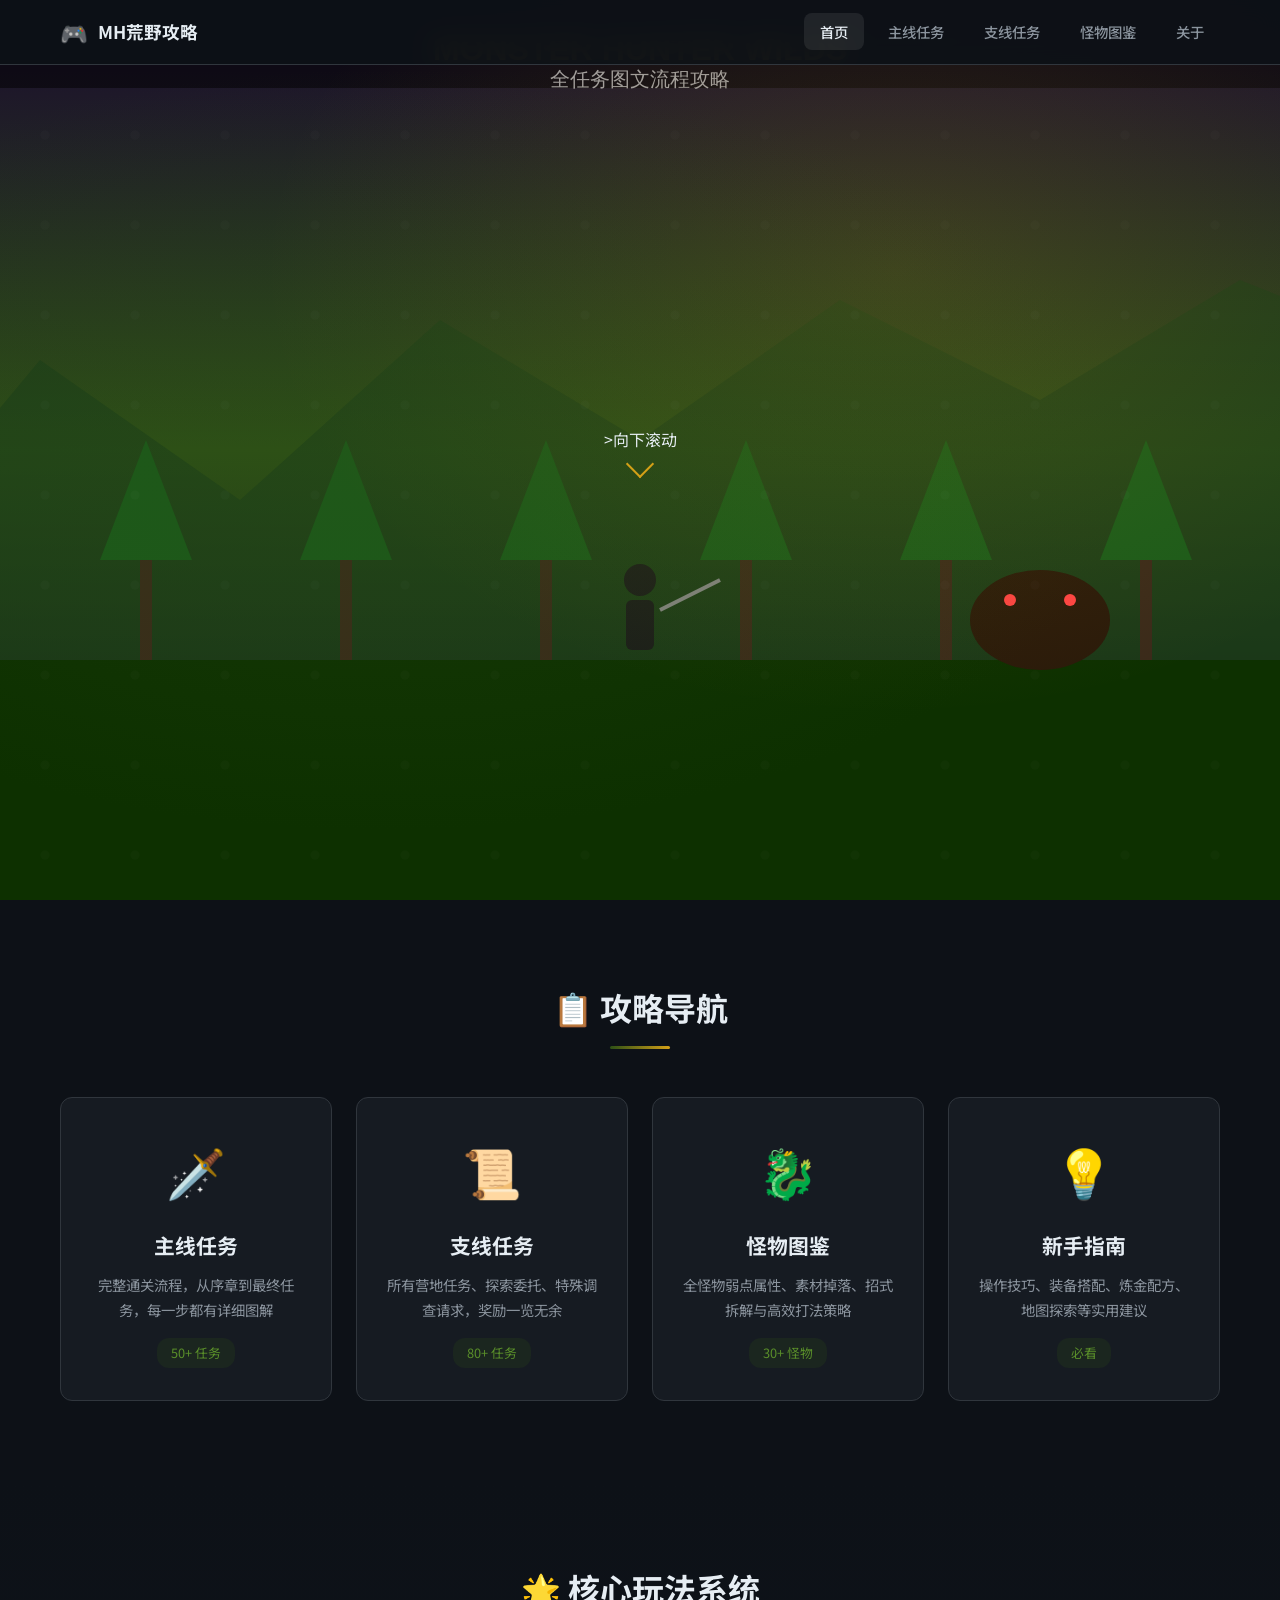
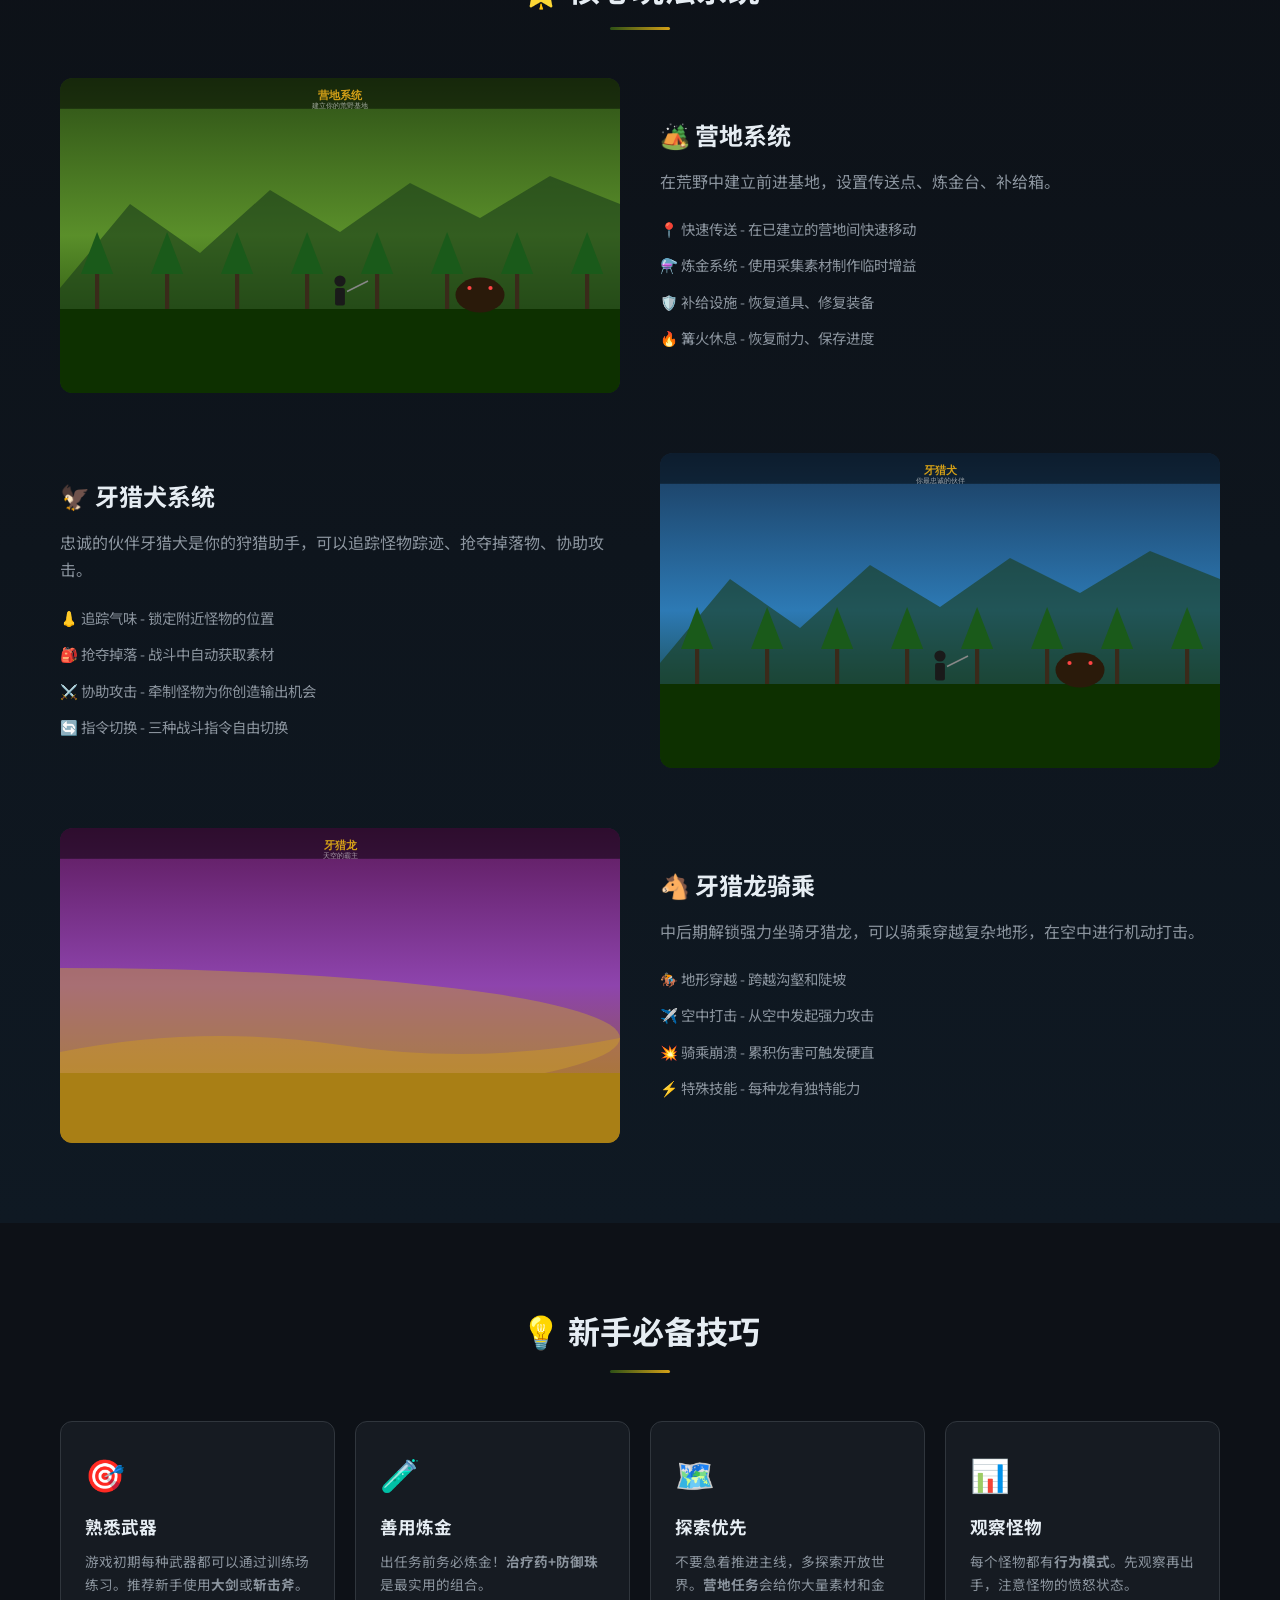
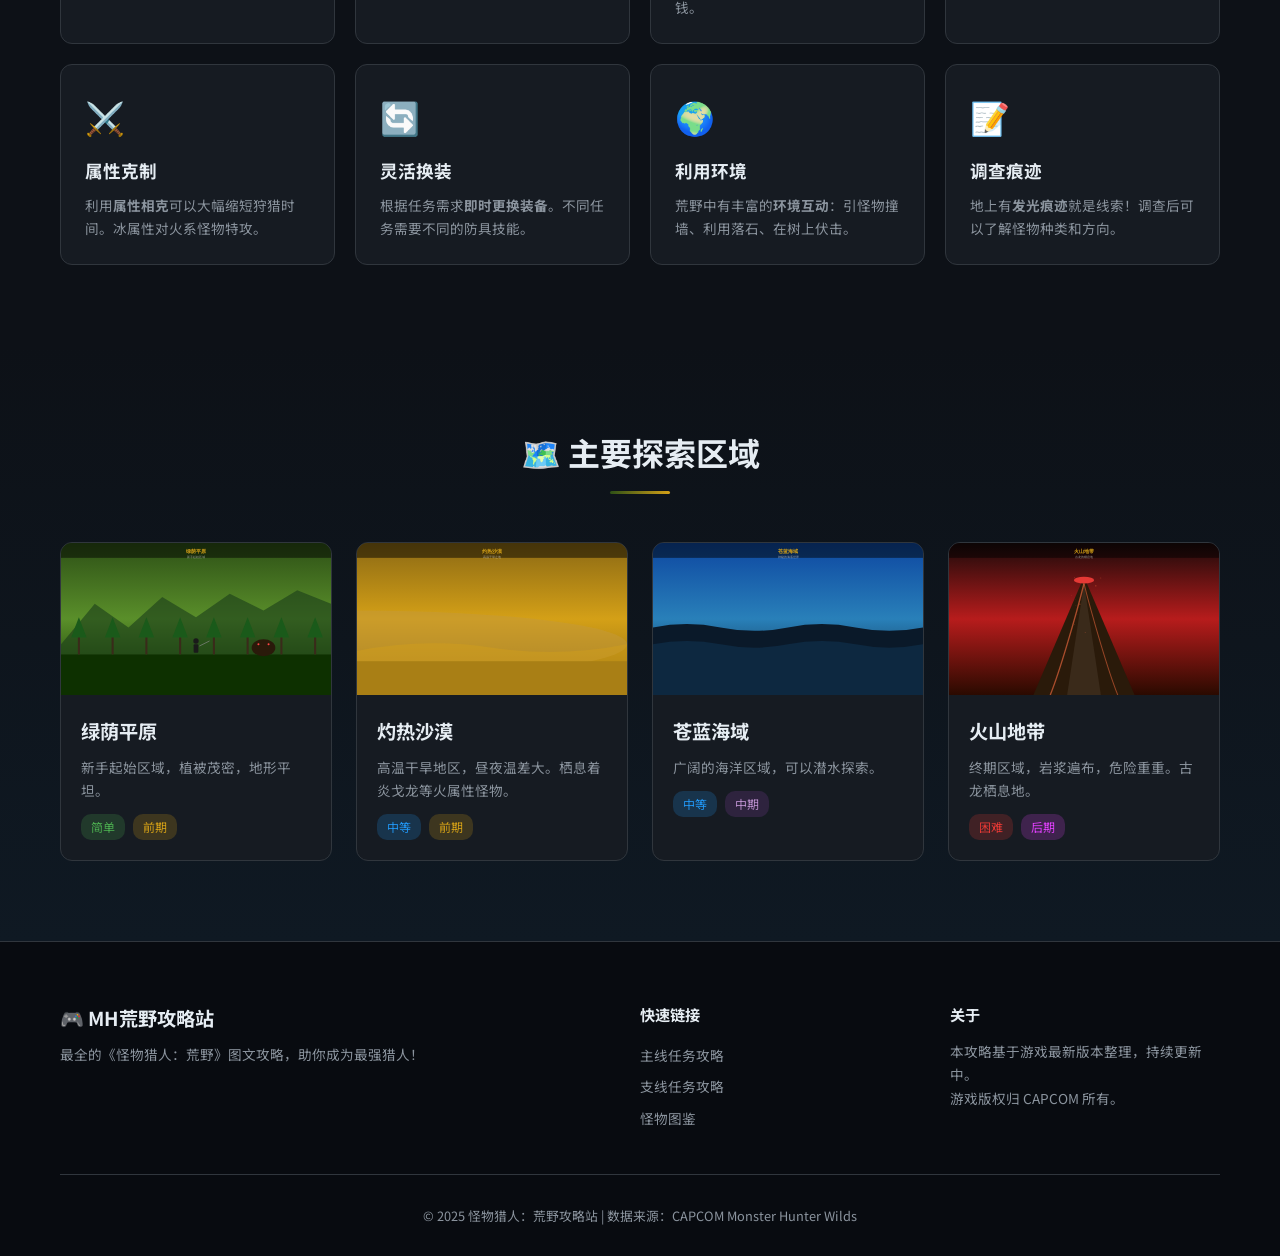
<file: index.html>
﻿<!DOCTYPE html>
<html lang="zh-CN">
<head>
<meta charset="UTF-8">
<meta name="viewport" content="width=device-width, initial-scale=1.0">
<title>怪物猎人：荒野 - 全任务图文流程攻略</title>
<link rel="stylesheet" href="style.css">
<link href="https://fonts.googleapis.com/css2?family=Noto+Sans+SC:wght@400;700;900&display=swap" rel="stylesheet">
</head>
<body>
<nav class="navbar" id="navbar">
<div class="nav-container">
<a href="index.html" class="nav-logo"><span class="logo-icon">🎮</span><span class="logo-text">MH荒野攻略</span></a>
<button class="nav-toggle" id="navToggle"><span></span><span></span><span></span></button>
<ul class="nav-menu" id="navMenu">
<li><a href="index.html" class="nav-link active">首页</a></li>
<li><a href="main-quest.html" class="nav-link">主线任务</a></li>
<li><a href="side-quest.html" class="nav-link">支线任务</a></li>
<li><a href="monster-guide.html" class="nav-link">怪物图鉴</a></li>
<li><a href="#footer" class="nav-link">关于</a></li>
</ul>
</div>
</nav>
<header class="hero" style="background-image: url('images/hero-banner.svg'); background-size: cover; background-position: center;">
<div class="hero-overlay"></div>
<div class="hero-content">><span>向下滚动</span><div class="scroll-arrow"></div></div>
</header>
<section class="quick-nav" id="quickNav">
<div class="container">
<h2 class="section-title">📋 攻略导航</h2>
<div class="nav-grid">
<a href="main-quest.html" class="nav-card">
<div class="card-icon card-icon--main">🗡️</div>
<h3>主线任务</h3>
<p>完整通关流程，从序章到最终任务，每一步都有详细图解</p>
<span class="card-count">50+ 任务</span>
</a>
<a href="side-quest.html" class="nav-card">
<div class="card-icon card-icon--side">📜</div>
<h3>支线任务</h3>
<p>所有营地任务、探索委托、特殊调查请求，奖励一览无余</p>
<span class="card-count">80+ 任务</span>
</a>
<a href="monster-guide.html" class="nav-card">
<div class="card-icon card-icon--monster">🐉</div>
<h3>怪物图鉴</h3>
<p>全怪物弱点属性、素材掉落、招式拆解与高效打法策略</p>
<span class="card-count">30+ 怪物</span>
</a>
<a href="#tips" class="nav-card">
<div class="card-icon card-icon--tips">💡</div>
<h3>新手指南</h3>
<p>操作技巧、装备搭配、炼金配方、地图探索等实用建议</p>
<span class="card-count">必看</span>
</a>
</div>
</div>
</section>
<section class="features">
<div class="container">
<h2 class="section-title">🌟 核心玩法系统</h2>
<div class="feature-list">
<div class="feature-item">
<div class="feature-img"><img src="images/feat-camp.svg" alt="🏕️" class="scene-img feature-img"></div>
<div class="feature-content">
<h3>🏕️ 营地系统</h3>
<p>在荒野中建立前进基地，设置传送点、炼金台、补给箱。</p>
<ul class="feature-list-ul">
<li>📍 快速传送 - 在已建立的营地间快速移动</li>
<li>⚗️ 炼金系统 - 使用采集素材制作临时增益</li>
<li>🛡️ 补给设施 - 恢复道具、修复装备</li>
<li>🔥 篝火休息 - 恢复耐力、保存进度</li>
</ul>
</div>
</div>
<div class="feature-item reverse">
<div class="feature-img"><img src="images/feat-dog.svg" alt="🦅" class="scene-img feature-img"></div>
<div class="feature-content">
<h3>🦅 牙猎犬系统</h3>
<p>忠诚的伙伴牙猎犬是你的狩猎助手，可以追踪怪物踪迹、抢夺掉落物、协助攻击。</p>
<ul class="feature-list-ul">
<li>👃 追踪气味 - 锁定附近怪物的位置</li>
<li>🎒 抢夺掉落 - 战斗中自动获取素材</li>
<li>⚔️ 协助攻击 - 牵制怪物为你创造输出机会</li>
<li>🔄 指令切换 - 三种战斗指令自由切换</li>
</ul>
</div>
</div>
<div class="feature-item">
<div class="feature-img"><img src="images/feat-drake.svg" alt="🐴" class="scene-img feature-img"></div>
<div class="feature-content">
<h3>🐴 牙猎龙骑乘</h3>
<p>中后期解锁强力坐骑牙猎龙，可以骑乘穿越复杂地形，在空中进行机动打击。</p>
<ul class="feature-list-ul">
<li>🏇 地形穿越 - 跨越沟壑和陡坡</li>
<li>✈️ 空中打击 - 从空中发起强力攻击</li>
<li>💥 骑乘崩溃 - 累积伤害可触发硬直</li>
<li>⚡ 特殊技能 - 每种龙有独特能力</li>
</ul>
</div>
</div>
</div>
</div>
</section>
<section class="tips-section" id="tips">
<div class="container">
<h2 class="section-title">💡 新手必备技巧</h2>
<div class="tips-grid">
<div class="tip-card"><div class="tip-icon">🎯</div><h4>熟悉武器</h4><p>游戏初期每种武器都可以通过训练场练习。推荐新手使用<strong>大剑</strong>或<strong>斩击斧</strong>。</p></div>
<div class="tip-card"><div class="tip-icon">🧪</div><h4>善用炼金</h4><p>出任务前务必炼金！<strong>治疗药+防御珠</strong>是最实用的组合。</p></div>
<div class="tip-card"><div class="tip-icon">🗺️</div><h4>探索优先</h4><p>不要急着推进主线，多探索开放世界。<strong>营地任务</strong>会给你大量素材和金钱。</p></div>
<div class="tip-card"><div class="tip-icon">📊</div><h4>观察怪物</h4><p>每个怪物都有<strong>行为模式</strong>。先观察再出手，注意怪物的愤怒状态。</p></div>
<div class="tip-card"><div class="tip-icon">⚔️</div><h4>属性克制</h4><p>利用<strong>属性相克</strong>可以大幅缩短狩猎时间。冰属性对火系怪物特攻。</p></div>
<div class="tip-card"><div class="tip-icon">🔄</div><h4>灵活换装</h4><p>根据任务需求<strong>即时更换装备</strong>。不同任务需要不同的防具技能。</p></div>
<div class="tip-card"><div class="tip-icon">🌍</div><h4>利用环境</h4><p>荒野中有丰富的<strong>环境互动</strong>：引怪物撞墙、利用落石、在树上伏击。</p></div>
<div class="tip-card"><div class="tip-icon">📝</div><h4>调查痕迹</h4><p>地上有<strong>发光痕迹</strong>就是线索！调查后可以了解怪物种类和方向。</p></div>
</div>
</div>
</section>
<section class="maps-section">
<div class="container">
<h2 class="section-title">🗺️ 主要探索区域</h2>
<div class="maps-grid">
<div class="map-card">
<div class="map-img"><img src="images/map-green.svg" alt="🌿" class="scene-img map-img"></div>
<div class="map-info"><h3>绿荫平原</h3><p class="map-desc">新手起始区域，植被茂密，地形平坦。</p><div class="map-tags"><span class="tag tag-easy">简单</span><span class="tag tag-early">前期</span></div></div>
</div>
<div class="map-card">
<div class="map-img"><img src="images/map-desert.svg" alt="🏜️" class="scene-img map-img"></div>
<div class="map-info"><h3>灼热沙漠</h3><p class="map-desc">高温干旱地区，昼夜温差大。栖息着炎戈龙等火属性怪物。</p><div class="map-tags"><span class="tag tag-medium">中等</span><span class="tag tag-early">前期</span></div></div>
</div>
<div class="map-card">
<div class="map-img"><img src="images/map-ocean.svg" alt="🌊" class="scene-img map-img"></div>
<div class="map-info"><h3>苍蓝海域</h3><p class="map-desc">广阔的海洋区域，可以潜水探索。</p><div class="map-tags"><span class="tag tag-medium">中等</span><span class="tag tag-mid">中期</span></div></div>
</div>
<div class="map-card">
<div class="map-img"><img src="images/map-volcano.svg" alt="🌋" class="scene-img map-img"></div>
<div class="map-info"><h3>火山地带</h3><p class="map-desc">终期区域，岩浆遍布，危险重重。古龙栖息地。</p><div class="map-tags"><span class="tag tag-hard">困难</span><span class="tag tag-late">后期</span></div></div>
</div>
</div>
</div>
</section>
<footer class="footer" id="footer">
<div class="container">
<div class="footer-content">
<div class="footer-brand"><h3>🎮 MH荒野攻略站</h3><p>最全的《怪物猎人：荒野》图文攻略，助你成为最强猎人！</p></div>
<div class="footer-links"><h4>快速链接</h4><a href="main-quest.html">主线任务攻略</a><a href="side-quest.html">支线任务攻略</a><a href="monster-guide.html">怪物图鉴</a></div>
<div class="footer-info"><h4>关于</h4><p>本攻略基于游戏最新版本整理，持续更新中。</p><p>游戏版权归 CAPCOM 所有。</p></div>
</div>
<div class="footer-bottom"><p>&copy; 2025 怪物猎人：荒野攻略站 | 数据来源：CAPCOM Monster Hunter Wilds</p></div>
</div>
</footer>
<script src="script.js"></script>
</body>
</html>
</file>
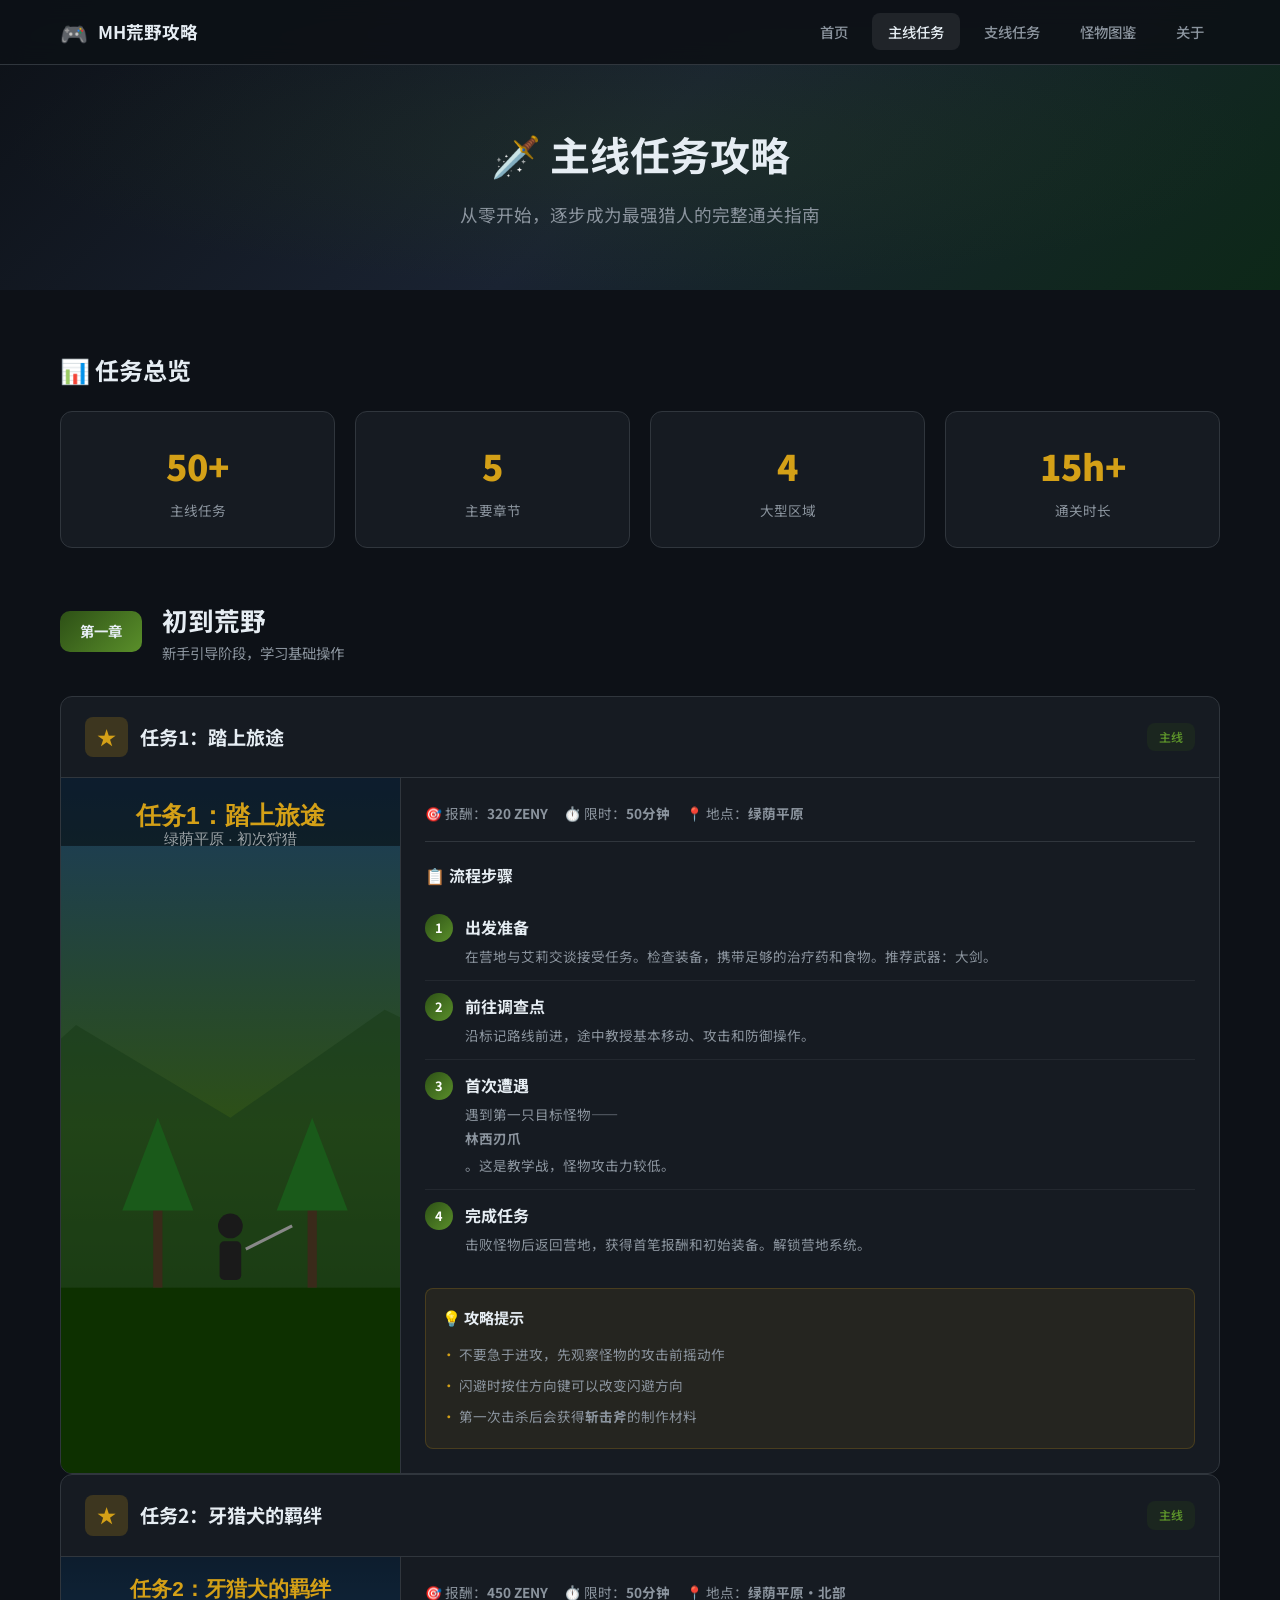
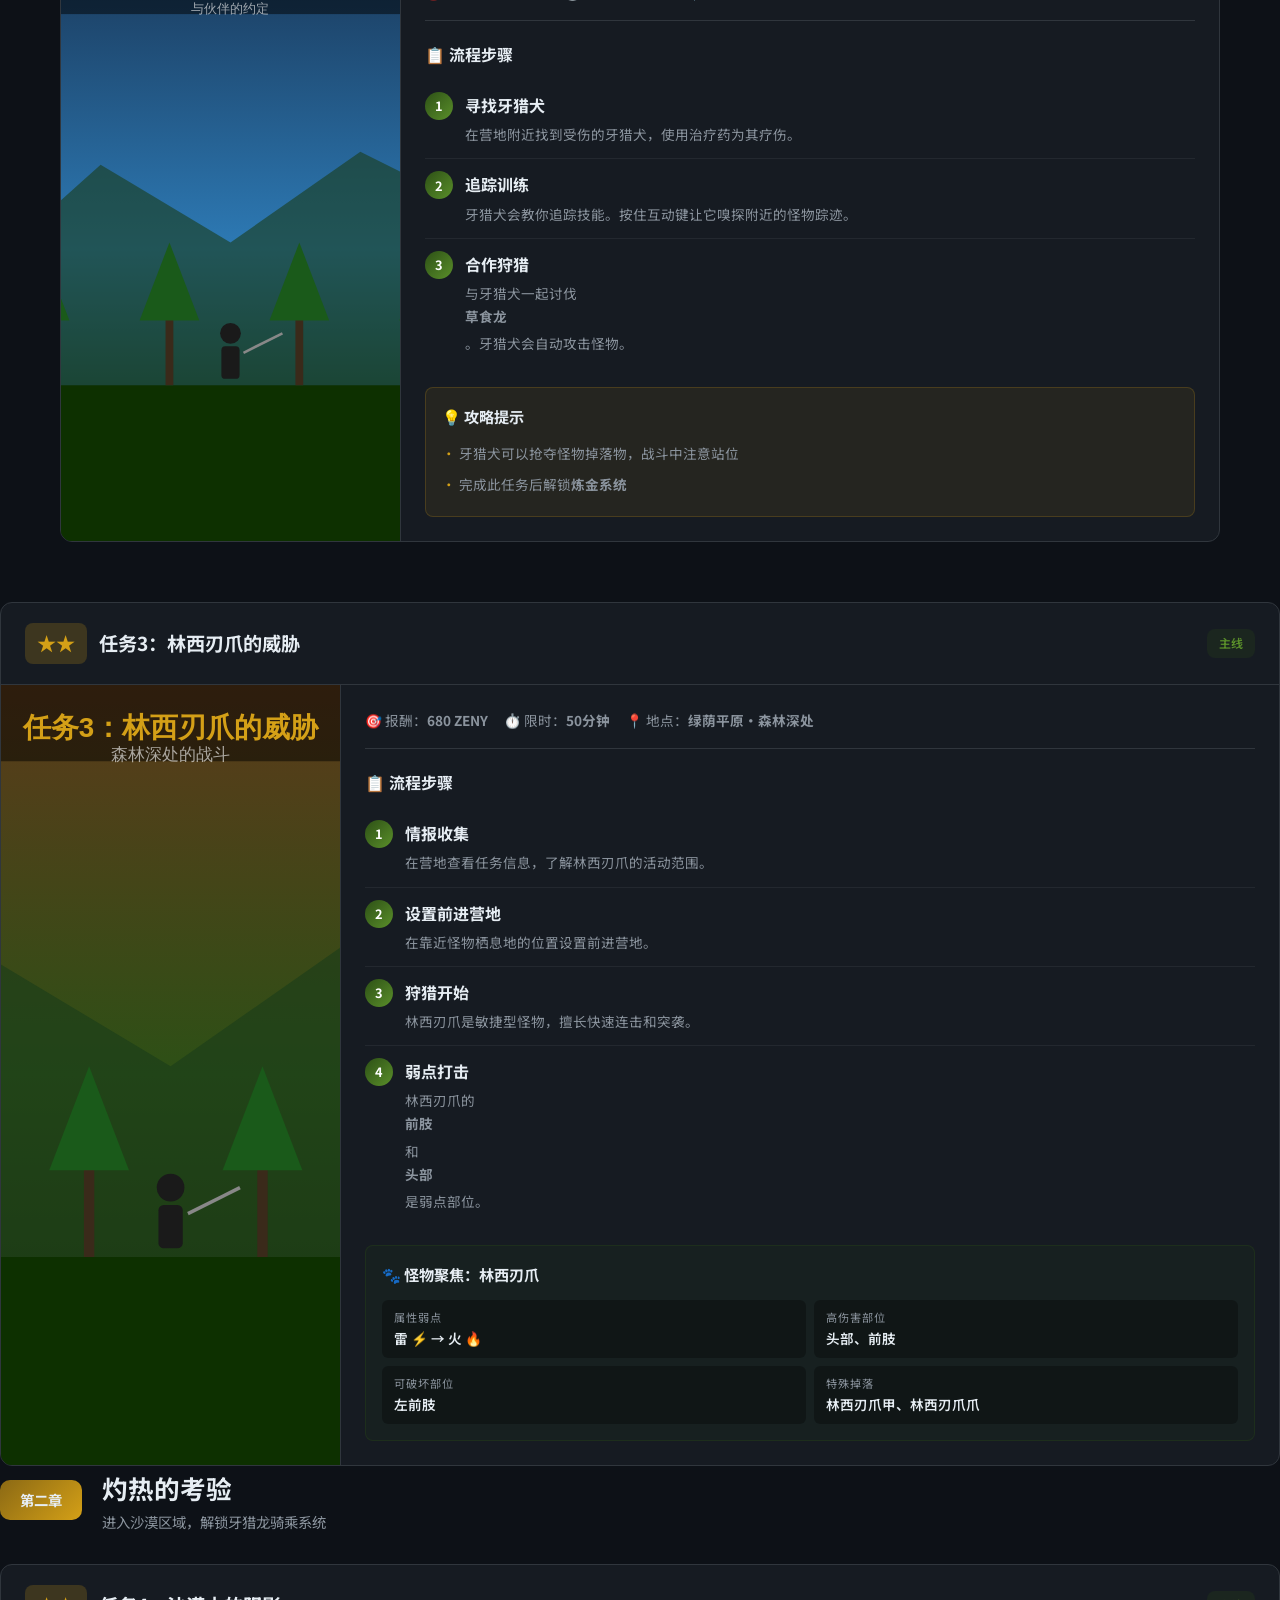
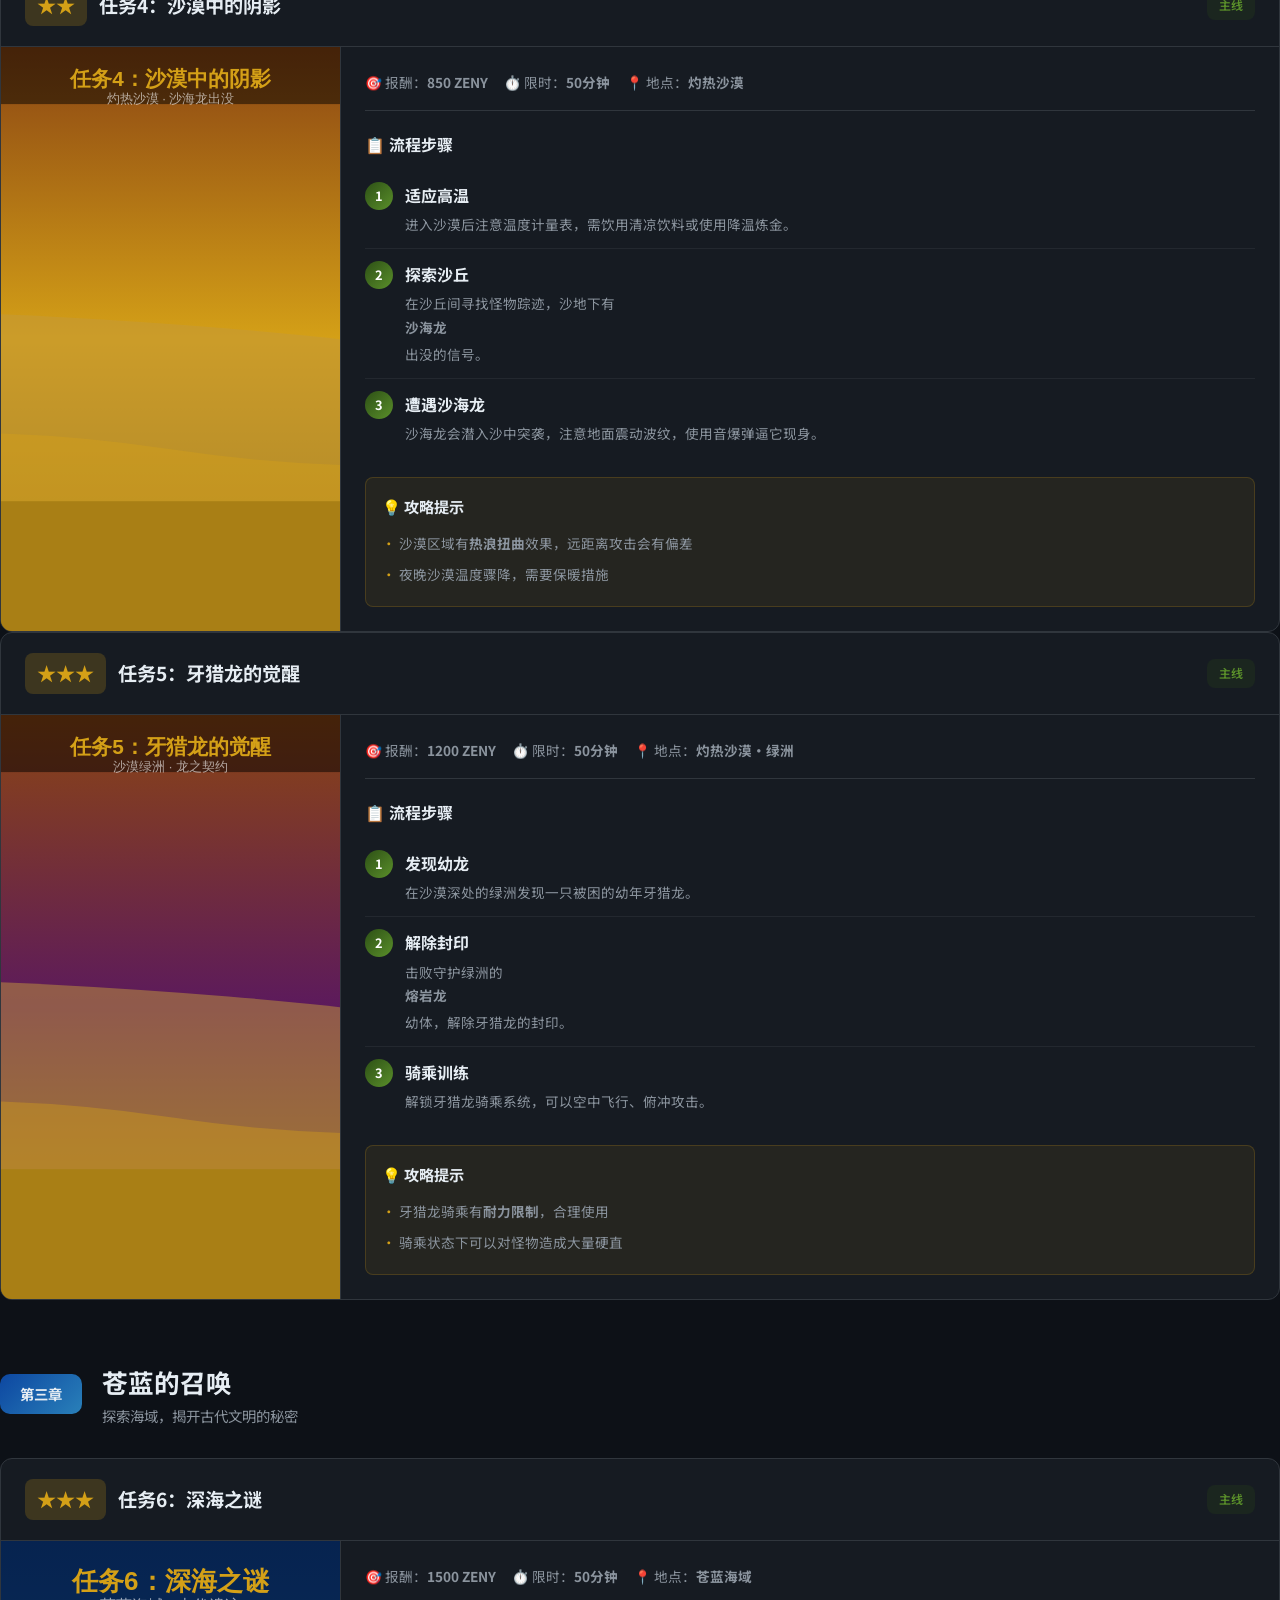
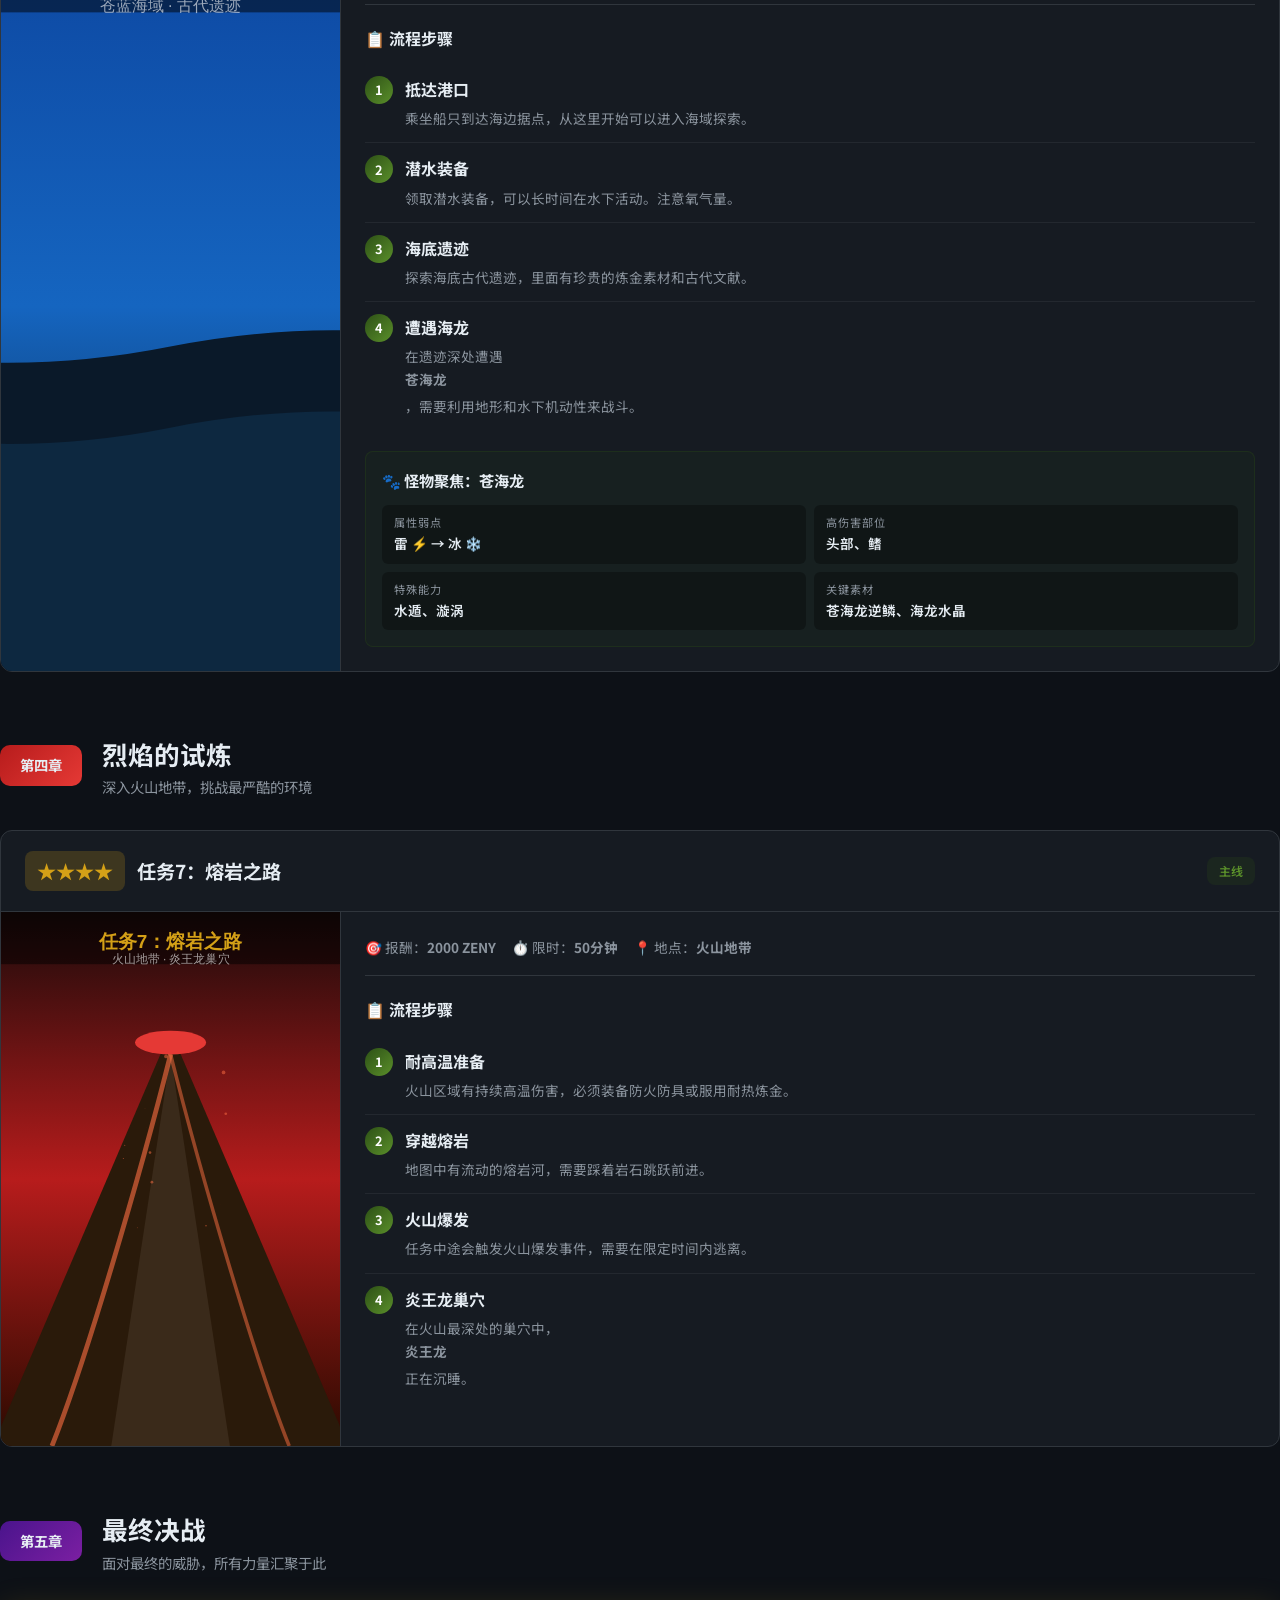
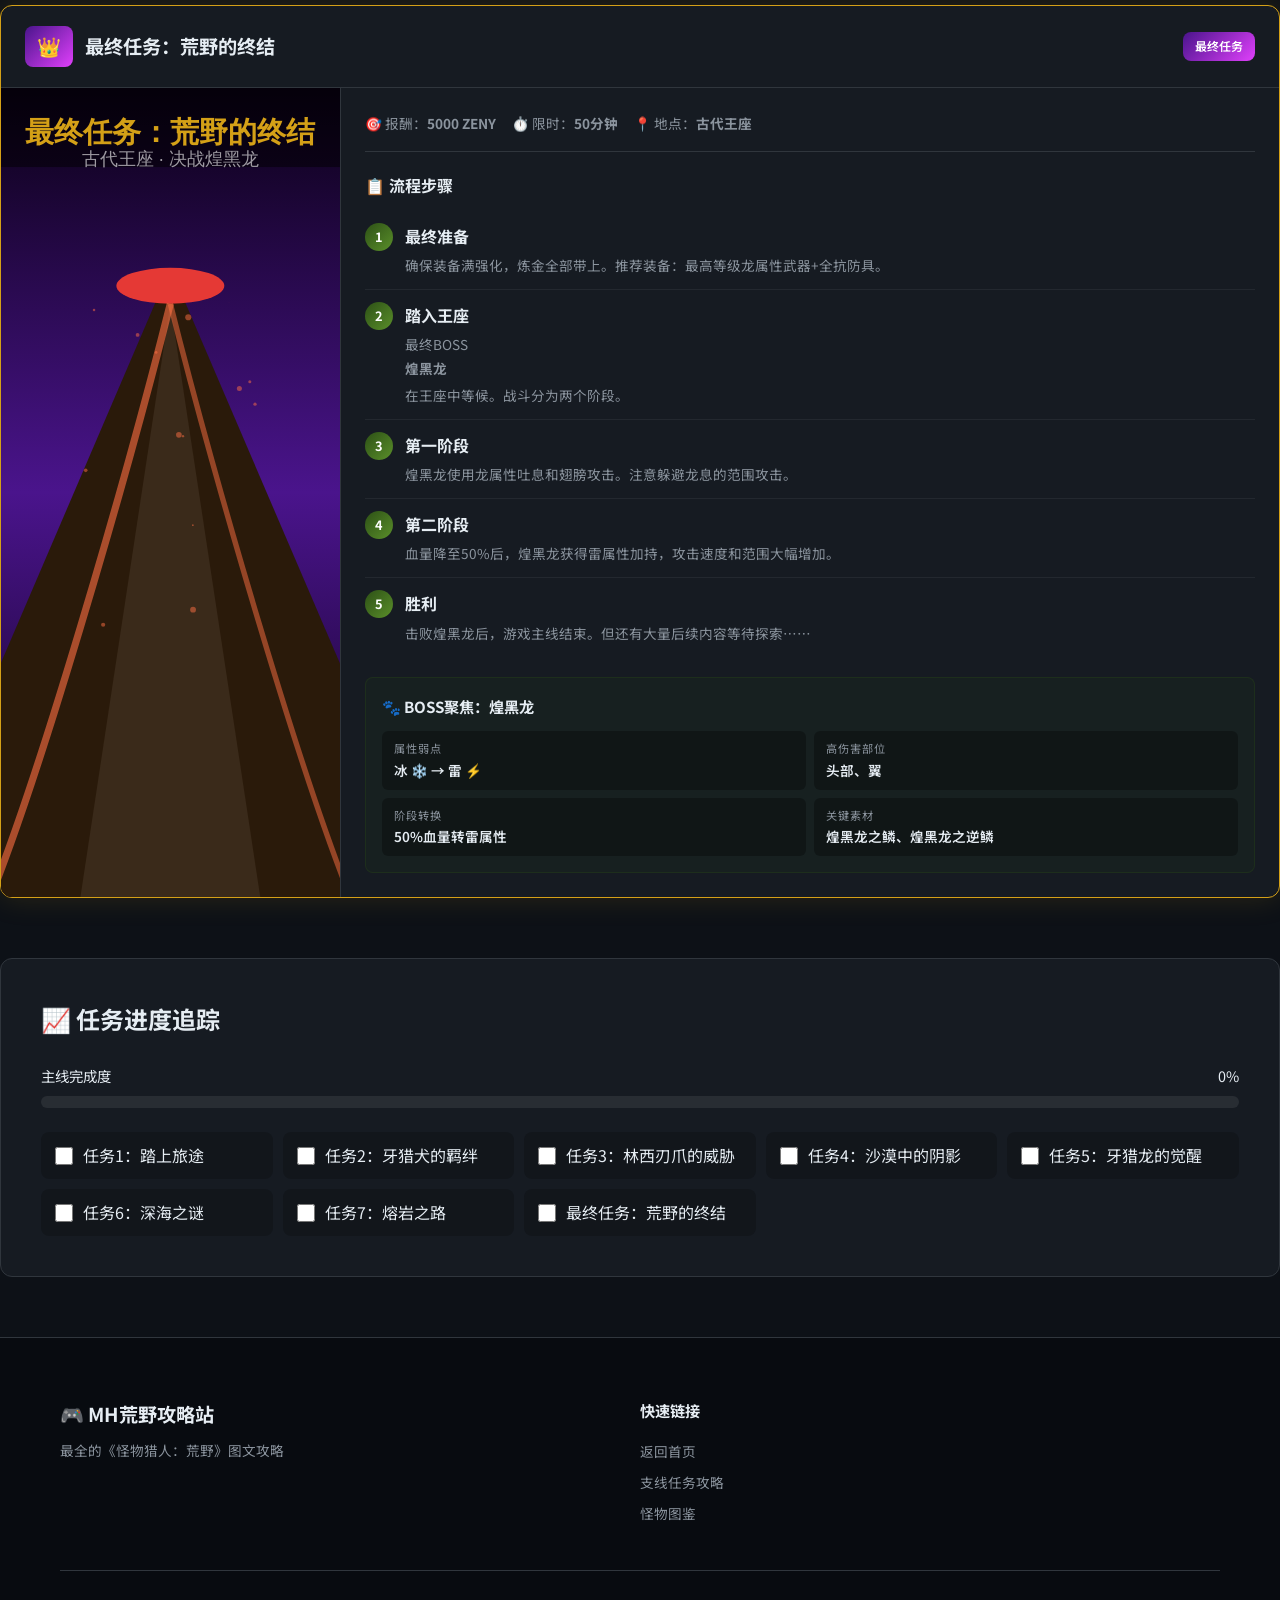
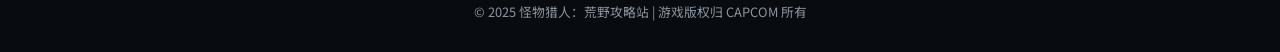
<file: main-quest.html>
﻿<!DOCTYPE html>
<html lang="zh-CN">
<head>
<meta charset="UTF-8">
<meta name="viewport" content="width=device-width, initial-scale=1.0">
<title>主线任务攻略 - MH荒野全攻略</title>
<link rel="stylesheet" href="style.css">
<link href="https://fonts.googleapis.com/css2?family=Noto+Sans+SC:wght@400;700;900&display=swap" rel="stylesheet">
</head>
<body>
<nav class="navbar">
<div class="nav-container">
<a href="index.html" class="nav-logo"><span class="logo-icon">🎮</span><span class="logo-text">MH荒野攻略</span></a>
<button class="nav-toggle" id="navToggle"><span></span><span></span><span></span></button>
<ul class="nav-menu" id="navMenu">
<li><a href="index.html" class="nav-link">首页</a></li>
<li><a href="main-quest.html" class="nav-link active">主线任务</a></li>
<li><a href="side-quest.html" class="nav-link">支线任务</a></li>
<li><a href="monster-guide.html" class="nav-link">怪物图鉴</a></li>
<li><a href="index.html#footer" class="nav-link">关于</a></li>
</ul>
</div>
</nav>
<header class="page-hero"><div class="page-hero-bg"></div><div class="container">
<h1>🗡️ 主线任务攻略</h1><p>从零开始，逐步成为最强猎人的完整通关指南</p>
</div></header>
<main class="quest-page"><div class="container">
<div class="quest-overview"><h2>📊 任务总览</h2>
<div class="overview-grid">
<div class="overview-stat"><span class="overview-num">50+</span><span class="overview-label">主线任务</span></div>
<div class="overview-stat"><span class="overview-num">5</span><span class="overview-label">主要章节</span></div>
<div class="overview-stat"><span class="overview-num">4</span><span class="overview-label">大型区域</span></div>
<div class="overview-stat"><span class="overview-num">15h+</span><span class="overview-label">通关时长</span></div>
</div></div>
<section class="chapter" id="chapter1">
<div class="chapter-header"><div class="chapter-badge chapter-badge-1">第一章</div><div><h2>初到荒野</h2><p class="chapter-desc">新手引导阶段，学习基础操作</p></div></div>
<div class="quest-list">
<article class="quest-item">
<div class="quest-header"><span class="quest-rank quest-rank-star">★</span><h3>任务1：踏上旅途</h3><span class="quest-type quest-type-main">主线</span></div>
<div class="quest-body">
<div class="quest-img"><img src="images/quest1.svg" alt="任务插图" class="scene-img"></div>
<div class="quest-details">
<div class="quest-info-bar"><span class="quest-info-item">🎯 报酬：<strong>320 ZENY</strong></span><span class="quest-info-item">⏱️ 限时：<strong>50分钟</strong></span><span class="quest-info-item">📍 地点：<strong>绿荫平原</strong></span></div>
<div class="quest-steps"><h4>📋 流程步骤</h4><ol class="step-list">
<li><strong>出发准备</strong><p>在营地与艾莉交谈接受任务。检查装备，携带足够的治疗药和食物。推荐武器：大剑。</p></li>
<li><strong>前往调查点</strong><p>沿标记路线前进，途中教授基本移动、攻击和防御操作。</p></li>
<li><strong>首次遭遇</strong><p>遇到第一只目标怪物——<strong>林西刃爪</strong>。这是教学战，怪物攻击力较低。</p></li>
<li><strong>完成任务</strong><p>击败怪物后返回营地，获得首笔报酬和初始装备。解锁营地系统。</p></li>
</ol></div>
<div class="quest-tips"><h4>💡 攻略提示</h4><ul><li>不要急于进攻，先观察怪物的攻击前摇动作</li><li>闪避时按住方向键可以改变闪避方向</li><li>第一次击杀后会获得<strong>斩击斧</strong>的制作材料</li></ul></div>
</div></div></div></article>
<article class="quest-item">
<div class="quest-header"><span class="quest-rank quest-rank-star">★</span><h3>任务2：牙猎犬的羁绊</h3><span class="quest-type quest-type-main">主线</span></div>
<div class="quest-body">
<div class="quest-img"><img src="images/quest2.svg" alt="任务插图" class="scene-img"></div>
<div class="quest-details">
<div class="quest-info-bar"><span class="quest-info-item">🎯 报酬：<strong>450 ZENY</strong></span><span class="quest-info-item">⏱️ 限时：<strong>50分钟</strong></span><span class="quest-info-item">📍 地点：<strong>绿荫平原·北部</strong></span></div>
<div class="quest-steps"><h4>📋 流程步骤</h4><ol class="step-list">
<li><strong>寻找牙猎犬</strong><p>在营地附近找到受伤的牙猎犬，使用治疗药为其疗伤。</p></li>
<li><strong>追踪训练</strong><p>牙猎犬会教你追踪技能。按住互动键让它嗅探附近的怪物踪迹。</p></li>
<li><strong>合作狩猎</strong><p>与牙猎犬一起讨伐<strong>草食龙</strong>。牙猎犬会自动攻击怪物。</p></li>
</ol></div>
<div class="quest-tips"><h4>💡 攻略提示</h4><ul><li>牙猎犬可以抢夺怪物掉落物，战斗中注意站位</li><li>完成此任务后解锁<strong>炼金系统</strong></li></ul></div>
</div></div></div></article>
<article class="quest-item">
<div class="quest-header"><span class="quest-rank quest-rank-star">★★</span><h3>任务3：林西刃爪的威胁</h3><span class="quest-type quest-type-main">主线</span></div>
<div class="quest-body">
<div class="quest-img"><img src="images/quest3.svg" alt="任务插图" class="scene-img"></div>
<div class="quest-details">
<div class="quest-info-bar"><span class="quest-info-item">🎯 报酬：<strong>680 ZENY</strong></span><span class="quest-info-item">⏱️ 限时：<strong>50分钟</strong></span><span class="quest-info-item">📍 地点：<strong>绿荫平原·森林深处</strong></span></div>
<div class="quest-steps"><h4>📋 流程步骤</h4><ol class="step-list">
<li><strong>情报收集</strong><p>在营地查看任务信息，了解林西刃爪的活动范围。</p></li>
<li><strong>设置前进营地</strong><p>在靠近怪物栖息地的位置设置前进营地。</p></li>
<li><strong>狩猎开始</strong><p>林西刃爪是敏捷型怪物，擅长快速连击和突袭。</p></li>
<li><strong>弱点打击</strong><p>林西刃爪的<strong>前肢</strong>和<strong>头部</strong>是弱点部位。</p></li>
</ol></div>
<div class="monster-spotlight"><h4>🐾 怪物聚焦：林西刃爪</h4><div class="monster-info">
<div class="monster-stat-box"><span class="monster-stat-label">属性弱点</span><span class="monster-stat-value">雷 ⚡ → 火 🔥</span></div>
<div class="monster-stat-box"><span class="monster-stat-label">高伤害部位</span><span class="monster-stat-value">头部、前肢</span></div>
<div class="monster-stat-box"><span class="monster-stat-label">可破坏部位</span><span class="monster-stat-value">左前肢</span></div>
<div class="monster-stat-box"><span class="monster-stat-label">特殊掉落</span><span class="monster-stat-value">林西刃爪甲、林西刃爪爪</span></div>
</div></div>
</div></div></div></article>
</div></section>
<section class="chapter" id="chapter2">
<div class="chapter-header"><div class="chapter-badge chapter-badge-2">第二章</div><div><h2>灼热的考验</h2><p class="chapter-desc">进入沙漠区域，解锁牙猎龙骑乘系统</p></div></div>
<div class="quest-list">
<article class="quest-item">
<div class="quest-header"><span class="quest-rank quest-rank-star">★★</span><h3>任务4：沙漠中的阴影</h3><span class="quest-type quest-type-main">主线</span></div>
<div class="quest-body">
<div class="quest-img"><img src="images/quest4.svg" alt="任务插图" class="scene-img"></div>
<div class="quest-details">
<div class="quest-info-bar"><span class="quest-info-item">🎯 报酬：<strong>850 ZENY</strong></span><span class="quest-info-item">⏱️ 限时：<strong>50分钟</strong></span><span class="quest-info-item">📍 地点：<strong>灼热沙漠</strong></span></div>
<div class="quest-steps"><h4>📋 流程步骤</h4><ol class="step-list">
<li><strong>适应高温</strong><p>进入沙漠后注意温度计量表，需饮用清凉饮料或使用降温炼金。</p></li>
<li><strong>探索沙丘</strong><p>在沙丘间寻找怪物踪迹，沙地下有<strong>沙海龙</strong>出没的信号。</p></li>
<li><strong>遭遇沙海龙</strong><p>沙海龙会潜入沙中突袭，注意地面震动波纹，使用音爆弹逼它现身。</p></li>
</ol></div>
<div class="quest-tips"><h4>💡 攻略提示</h4><ul><li>沙漠区域有<strong>热浪扭曲</strong>效果，远距离攻击会有偏差</li><li>夜晚沙漠温度骤降，需要保暖措施</li></ul></div>
</div></div></div></article>
<article class="quest-item">
<div class="quest-header"><span class="quest-rank quest-rank-star">★★★</span><h3>任务5：牙猎龙的觉醒</h3><span class="quest-type quest-type-main">主线</span></div>
<div class="quest-body">
<div class="quest-img"><img src="images/quest5.svg" alt="任务插图" class="scene-img"></div>
<div class="quest-details">
<div class="quest-info-bar"><span class="quest-info-item">🎯 报酬：<strong>1200 ZENY</strong></span><span class="quest-info-item">⏱️ 限时：<strong>50分钟</strong></span><span class="quest-info-item">📍 地点：<strong>灼热沙漠·绿洲</strong></span></div>
<div class="quest-steps"><h4>📋 流程步骤</h4><ol class="step-list">
<li><strong>发现幼龙</strong><p>在沙漠深处的绿洲发现一只被困的幼年牙猎龙。</p></li>
<li><strong>解除封印</strong><p>击败守护绿洲的<strong>熔岩龙</strong>幼体，解除牙猎龙的封印。</p></li>
<li><strong>骑乘训练</strong><p>解锁牙猎龙骑乘系统，可以空中飞行、俯冲攻击。</p></li>
</ol></div>
<div class="quest-tips"><h4>💡 攻略提示</h4><ul><li>牙猎龙骑乘有<strong>耐力限制</strong>，合理使用</li><li>骑乘状态下可以对怪物造成大量硬直</li></ul></div>
</div></div></div></article>
</div></section>
<section class="chapter" id="chapter3">
<div class="chapter-header"><div class="chapter-badge chapter-badge-3">第三章</div><div><h2>苍蓝的召唤</h2><p class="chapter-desc">探索海域，揭开古代文明的秘密</p></div></div>
<div class="quest-list">
<article class="quest-item">
<div class="quest-header"><span class="quest-rank quest-rank-star">★★★</span><h3>任务6：深海之谜</h3><span class="quest-type quest-type-main">主线</span></div>
<div class="quest-body">
<div class="quest-img"><img src="images/quest6.svg" alt="任务插图" class="scene-img"></div>
<div class="quest-details">
<div class="quest-info-bar"><span class="quest-info-item">🎯 报酬：<strong>1500 ZENY</strong></span><span class="quest-info-item">⏱️ 限时：<strong>50分钟</strong></span><span class="quest-info-item">📍 地点：<strong>苍蓝海域</strong></span></div>
<div class="quest-steps"><h4>📋 流程步骤</h4><ol class="step-list">
<li><strong>抵达港口</strong><p>乘坐船只到达海边据点，从这里开始可以进入海域探索。</p></li>
<li><strong>潜水装备</strong><p>领取潜水装备，可以长时间在水下活动。注意氧气量。</p></li>
<li><strong>海底遗迹</strong><p>探索海底古代遗迹，里面有珍贵的炼金素材和古代文献。</p></li>
<li><strong>遭遇海龙</strong><p>在遗迹深处遭遇<strong>苍海龙</strong>，需要利用地形和水下机动性来战斗。</p></li>
</ol></div>
<div class="monster-spotlight"><h4>🐾 怪物聚焦：苍海龙</h4><div class="monster-info">
<div class="monster-stat-box"><span class="monster-stat-label">属性弱点</span><span class="monster-stat-value">雷 ⚡ → 冰 ❄️</span></div>
<div class="monster-stat-box"><span class="monster-stat-label">高伤害部位</span><span class="monster-stat-value">头部、鳍</span></div>
<div class="monster-stat-box"><span class="monster-stat-label">特殊能力</span><span class="monster-stat-value">水遁、漩涡</span></div>
<div class="monster-stat-box"><span class="monster-stat-label">关键素材</span><span class="monster-stat-value">苍海龙逆鳞、海龙水晶</span></div>
</div></div>
</div></div></div></article>
</div></section>
<section class="chapter" id="chapter4">
<div class="chapter-header"><div class="chapter-badge chapter-badge-4">第四章</div><div><h2>烈焰的试炼</h2><p class="chapter-desc">深入火山地带，挑战最严酷的环境</p></div></div>
<div class="quest-list">
<article class="quest-item">
<div class="quest-header"><span class="quest-rank quest-rank-star">★★★★</span><h3>任务7：熔岩之路</h3><span class="quest-type quest-type-main">主线</span></div>
<div class="quest-body">
<div class="quest-img"><img src="images/quest7.svg" alt="任务插图" class="scene-img"></div>
<div class="quest-details">
<div class="quest-info-bar"><span class="quest-info-item">🎯 报酬：<strong>2000 ZENY</strong></span><span class="quest-info-item">⏱️ 限时：<strong>50分钟</strong></span><span class="quest-info-item">📍 地点：<strong>火山地带</strong></span></div>
<div class="quest-steps"><h4>📋 流程步骤</h4><ol class="step-list">
<li><strong>耐高温准备</strong><p>火山区域有持续高温伤害，必须装备防火防具或服用耐热炼金。</p></li>
<li><strong>穿越熔岩</strong><p>地图中有流动的熔岩河，需要踩着岩石跳跃前进。</p></li>
<li><strong>火山爆发</strong><p>任务中途会触发火山爆发事件，需要在限定时间内逃离。</p></li>
<li><strong>炎王龙巢穴</strong><p>在火山最深处的巢穴中，<strong>炎王龙</strong>正在沉睡。</p></li>
</ol></div>
</div></div></div></article>
</div></section>
<section class="chapter" id="chapter5">
<div class="chapter-header"><div class="chapter-badge chapter-badge-5">第五章</div><div><h2>最终决战</h2><p class="chapter-desc">面对最终的威胁，所有力量汇聚于此</p></div></div>
<div class="quest-list">
<article class="quest-item featured">
<div class="quest-header"><span class="quest-rank quest-rank-special">👑</span><h3>最终任务：荒野的终结</h3><span class="quest-type quest-type-final">最终任务</span></div>
<div class="quest-body">
<div class="quest-img"><img src="images/quest8.svg" alt="任务插图" class="scene-img"></div>
<div class="quest-details">
<div class="quest-info-bar"><span class="quest-info-item">🎯 报酬：<strong>5000 ZENY</strong></span><span class="quest-info-item">⏱️ 限时：<strong>50分钟</strong></span><span class="quest-info-item">📍 地点：<strong>古代王座</strong></span></div>
<div class="quest-steps"><h4>📋 流程步骤</h4><ol class="step-list">
<li><strong>最终准备</strong><p>确保装备满强化，炼金全部带上。推荐装备：最高等级龙属性武器+全抗防具。</p></li>
<li><strong>踏入王座</strong><p>最终BOSS<strong>煌黑龙</strong>在王座中等候。战斗分为两个阶段。</p></li>
<li><strong>第一阶段</strong><p>煌黑龙使用龙属性吐息和翅膀攻击。注意躲避龙息的范围攻击。</p></li>
<li><strong>第二阶段</strong><p>血量降至50%后，煌黑龙获得雷属性加持，攻击速度和范围大幅增加。</p></li>
<li><strong>胜利</strong><p>击败煌黑龙后，游戏主线结束。但还有大量后续内容等待探索……</p></li>
</ol></div>
<div class="monster-spotlight"><h4>🐾 BOSS聚焦：煌黑龙</h4><div class="monster-info">
<div class="monster-stat-box"><span class="monster-stat-label">属性弱点</span><span class="monster-stat-value">冰 ❄️ → 雷 ⚡</span></div>
<div class="monster-stat-box"><span class="monster-stat-label">高伤害部位</span><span class="monster-stat-value">头部、翼</span></div>
<div class="monster-stat-box"><span class="monster-stat-label">阶段转换</span><span class="monster-stat-value">50%血量转雷属性</span></div>
<div class="monster-stat-box"><span class="monster-stat-label">关键素材</span><span class="monster-stat-value">煌黑龙之鳞、煌黑龙之逆鳞</span></div>
</div></div>
</div></div></div></article>
</div></section>
<div class="progress-section"><h2>📈 任务进度追踪</h2>
<div class="progress-tracker" id="progressTracker">
<div class="progress-bar-container"><div class="progress-label"><span>主线完成度</span><span id="progressPercent">0%</span></div>
<div class="progress-bar"><div class="progress-fill" id="progressFill" style="width:0%"></div></div></div>
<div class="quest-checklist" id="questChecklist">
<label class="check-item"><input type="checkbox" class="quest-cb" data-quest="1"><span>任务1：踏上旅途</span></label>
<label class="check-item"><input type="checkbox" class="quest-cb" data-quest="2"><span>任务2：牙猎犬的羁绊</span></label>
<label class="check-item"><input type="checkbox" class="quest-cb" data-quest="3"><span>任务3：林西刃爪的威胁</span></label>
<label class="check-item"><input type="checkbox" class="quest-cb" data-quest="4"><span>任务4：沙漠中的阴影</span></label>
<label class="check-item"><input type="checkbox" class="quest-cb" data-quest="5"><span>任务5：牙猎龙的觉醒</span></label>
<label class="check-item"><input type="checkbox" class="quest-cb" data-quest="6"><span>任务6：深海之谜</span></label>
<label class="check-item"><input type="checkbox" class="quest-cb" data-quest="7"><span>任务7：熔岩之路</span></label>
<label class="check-item"><input type="checkbox" class="quest-cb" data-quest="8"><span>最终任务：荒野的终结</span></label>
</div></div></div>
</div></main>
<footer class="footer"><div class="container">
<div class="footer-content">
<div class="footer-brand"><h3>🎮 MH荒野攻略站</h3><p>最全的《怪物猎人：荒野》图文攻略</p></div>
<div class="footer-links"><h4>快速链接</h4><a href="index.html">返回首页</a><a href="side-quest.html">支线任务攻略</a><a href="monster-guide.html">怪物图鉴</a></div>
</div>
<div class="footer-bottom"><p>&copy; 2025 怪物猎人：荒野攻略站 | 游戏版权归 CAPCOM 所有</p></div>
</div></footer>
<script src="script.js"></script>
</body></html>
</file>
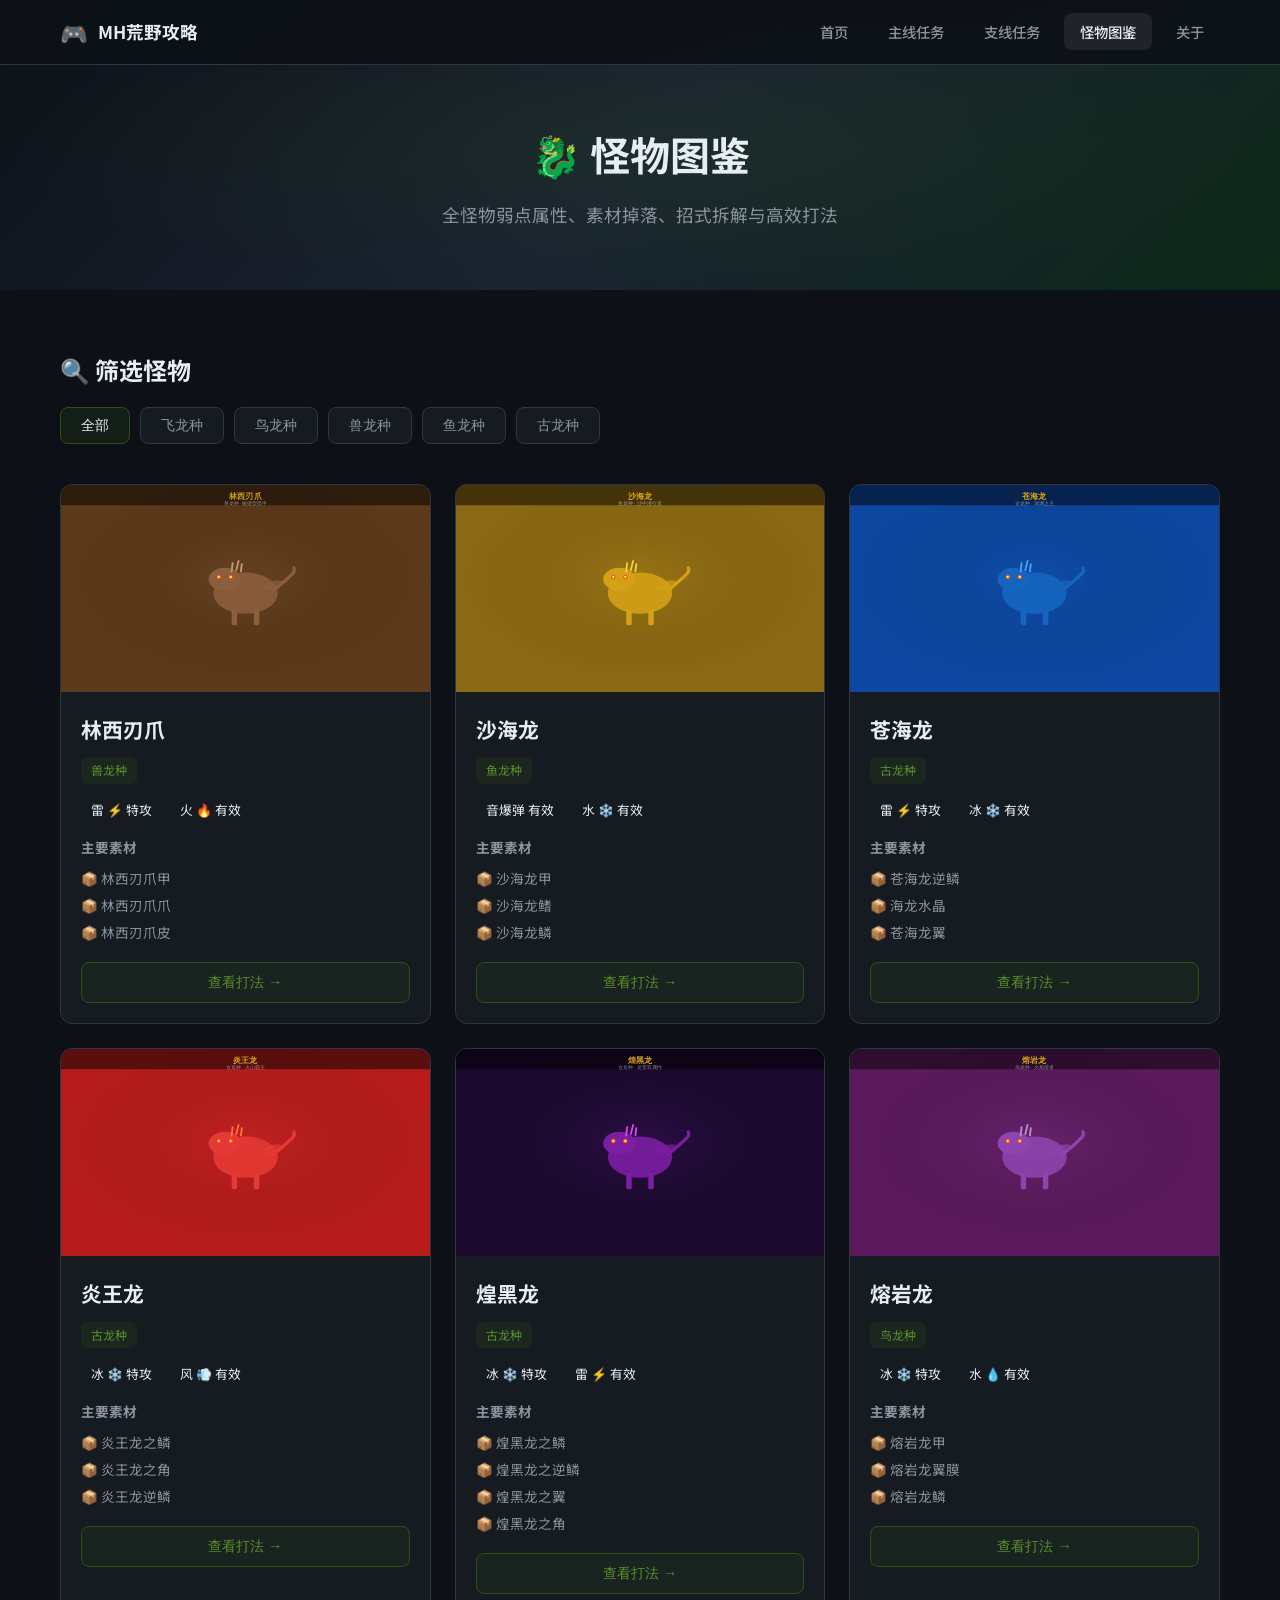
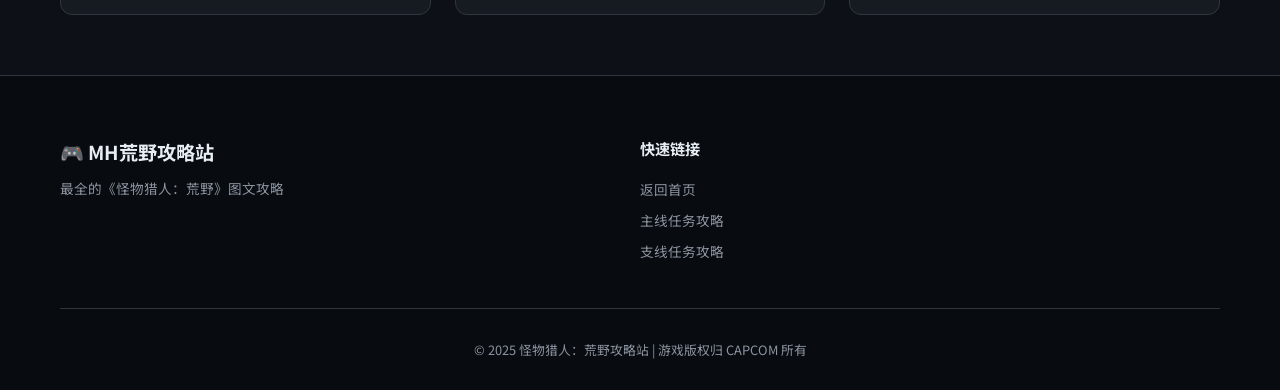
<file: monster-guide.html>
﻿<!DOCTYPE html>
<html lang="zh-CN">
<head>
<meta charset="UTF-8">
<meta name="viewport" content="width=device-width, initial-scale=1.0">
<title>怪物图鉴 - MH荒野全攻略</title>
<link rel="stylesheet" href="style.css">
<link href="https://fonts.googleapis.com/css2?family=Noto+Sans+SC:wght@400;700;900&display=swap" rel="stylesheet">
</head>
<body>
<nav class="navbar">
<div class="nav-container">
<a href="index.html" class="nav-logo"><span class="logo-icon">🎮</span><span class="logo-text">MH荒野攻略</span></a>
<button class="nav-toggle" id="navToggle"><span></span><span></span><span></span></button>
<ul class="nav-menu" id="navMenu">
<li><a href="index.html" class="nav-link">首页</a></li>
<li><a href="main-quest.html" class="nav-link">主线任务</a></li>
<li><a href="side-quest.html" class="nav-link">支线任务</a></li>
<li><a href="monster-guide.html" class="nav-link active">怪物图鉴</a></li>
<li><a href="index.html#footer" class="nav-link">关于</a></li>
</ul>
</div>
</nav>
<header class="page-hero"><div class="page-hero-bg"></div><div class="container">
<h1>🐉 怪物图鉴</h1><p>全怪物弱点属性、素材掉落、招式拆解与高效打法</p>
</div></header>
<main class="quest-page"><div class="container">
<div class="monster-filter">
<h2>🔍 筛选怪物</h2>
<div class="filter-buttons">
<button class="filter-btn active" data-filter="all">全部</button>
<button class="filter-btn" data-filter="throne">飞龙种</button>
<button class="filter-btn" data-filter="bird">鸟龙种</button>
<button class="filter-btn" data-filter="beast">兽龙种</button>
<button class="filter-btn" data-filter="fish">鱼龙种</button>
<button class="filter-btn" data-filter="dragon">古龙种</button>
</div>
</div>
<div class="monster-grid">
<article class="monster-card" data-type="beast">
<div class="monster-card-img"><img src="images/monster-linxi.svg" alt="怪物图鉴" class="scene-img"></div>
<div class="monster-card-body">
<h3>林西刃爪</h3>
<span class="monster-class">兽龙种</span>
<div class="monster-weakness">
<span class="weakness weak-thunder">雷 ⚡ 特攻</span>
<span class="weakness weak-fire">火 🔥 有效</span>
</div>
<div class="monster-drops">
<h4>主要素材</h4>
<ul>
<li>林西刃爪甲</li>
<li>林西刃爪爪</li>
<li>林西刃爪皮</li>
</ul>
</div>
<button class="monster-detail-btn" onclick="toggleMonsterDetail(this)">查看打法 →</button>
<div class="monster-detail">
<h4>📋 打法策略</h4>
<p>林西刃爪是敏捷型怪物，主要攻击方式为快速连击和突袭。</p>
<h5>招式拆解</h5>
<ul>
<li><strong>前扑咬</strong> - 向前猛冲咬击，向侧面闪避即可</li>
<li><strong>旋风斩</strong> - 旋转身体形成范围攻击，后退拉开距离</li>
<li><strong>尾巴扫</strong> - 低角度横扫，跳跃躲避</li>
</ul>
<h5>高效打法</h5>
<p>使用雷属性武器攻击头部，积累断尾机会。等它使用前扑咬后硬直时输出。牙猎犬可以牵制它的行动。</p>
</div>
</div>
</article>
<article class="monster-card" data-type="fish">
<div class="monster-card-img"><img src="images/monster-shahai.svg" alt="怪物图鉴" class="scene-img"></div>
<div class="monster-card-body">
<h3>沙海龙</h3>
<span class="monster-class">鱼龙种</span>
<div class="monster-weakness">
<span class="weakness weak-sound">音爆弹 有效</span>
<span class="weakness weak-water">水 ❄️ 有效</span>
</div>
<div class="monster-drops">
<h4>主要素材</h4>
<ul>
<li>沙海龙甲</li>
<li>沙海龙鳍</li>
<li>沙海龙鳞</li>
</ul>
</div>
<button class="monster-detail-btn" onclick="toggleMonsterDetail(this)">查看打法 →</button>
<div class="monster-detail">
<h4>📋 打法策略</h4>
<p>沙海龙擅长在沙中潜行，会突然从地下钻出发动攻击。</p>
<h5>招式拆解</h5>
<ul>
<li><strong>沙中突袭</strong> - 从地下钻出咬击，注意地面波纹</li>
<li><strong>沙暴</strong> - 掀起沙尘降低视野，趁机攻击</li>
<li><strong>潜地逃跑</strong> - 血量低时会潜入沙中逃跑</li>
</ul>
<h5>高效打法</h5>
<p>使用音爆弹逼它现身，趁硬直时集中输出。雷属性武器对它效果很好。</p>
</div>
</div>
</article>
<article class="monster-card" data-type="dragon">
<div class="monster-card-img"><img src="images/monster-canghai.svg" alt="怪物图鉴" class="scene-img"></div>
<div class="monster-card-body">
<h3>苍海龙</h3>
<span class="monster-class">古龙种</span>
<div class="monster-weakness">
<span class="weakness weak-thunder">雷 ⚡ 特攻</span>
<span class="weakness weak-ice">冰 ❄️ 有效</span>
</div>
<div class="monster-drops">
<h4>主要素材</h4>
<ul>
<li>苍海龙逆鳞</li>
<li>海龙水晶</li>
<li>苍海龙翼</li>
</ul>
</div>
<button class="monster-detail-btn" onclick="toggleMonsterDetail(this)">查看打法 →</button>
<div class="monster-detail">
<h4>📋 打法策略</h4>
<p>苍海龙是强大的古龙，掌控水的力量，在水下和陆地上都有不同攻击方式。</p>
<h5>招式拆解</h5>
<ul>
<li><strong>水柱喷发</strong> - 从地面喷出高压水柱，跳跃躲避</li>
<li><strong>漩涡</strong> - 制造漩涡将猎人吸入，需要快速脱离</li>
<li><strong>水遁</strong> - 瞬间移动到水中另一位置</li>
</ul>
<h5>高效打法</h5>
<p>尽量在水面以上战斗，避免被卷入漩涡。雷属性武器对它效果显著。</p>
</div>
</div>
</article>
<article class="monster-card" data-type="dragon">
<div class="monster-card-img"><img src="images/monster-yanwang.svg" alt="怪物图鉴" class="scene-img"></div>
<div class="monster-card-body">
<h3>炎王龙</h3>
<span class="monster-class">古龙种</span>
<div class="monster-weakness">
<span class="weakness weak-ice">冰 ❄️ 特攻</span>
<span class="weakness weak-wind">风 💨 有效</span>
</div>
<div class="monster-drops">
<h4>主要素材</h4>
<ul>
<li>炎王龙之鳞</li>
<li>炎王龙之角</li>
<li>炎王龙逆鳞</li>
</ul>
</div>
<button class="monster-detail-btn" onclick="toggleMonsterDetail(this)">查看打法 →</button>
<div class="monster-detail">
<h4>📋 打法策略</h4>
<p>炎王龙是火山地带的霸主，全身覆盖熔岩，拥有毁灭性的火焰攻击。</p>
<h5>招式拆解</h5>
<ul>
<li><strong>熔岩吐息</strong> - 向前方喷射熔岩，向两侧闪避</li>
<li><strong>地震</strong> - 用身体砸地引发地震，跳跃躲避</li>
<li><strong>火焰旋风</strong> - 旋转身体形成火焰旋风，远离它</li>
</ul>
<h5>高效打法</h5>
<p>冰属性武器是最佳选择。等它释放熔岩吐息后的硬直期大量输出。注意躲避地震。</p>
</div>
</div>
</article>
<article class="monster-card" data-type="dragon">
<div class="monster-card-img"><img src="images/monster-fatalis.svg" alt="怪物图鉴" class="scene-img"></div>
<div class="monster-card-body">
<h3>煌黑龙</h3>
<span class="monster-class">古龙种</span>
<div class="monster-weakness">
<span class="weakness weak-ice">冰 ❄️ 特攻</span>
<span class="weakness weak-thunder">雷 ⚡ 有效</span>
</div>
<div class="monster-drops">
<h4>主要素材</h4>
<ul>
<li>煌黑龙之鳞</li>
<li>煌黑龙之逆鳞</li>
<li>煌黑龙之翼</li>
<li>煌黑龙之角</li>
</ul>
</div>
<button class="monster-detail-btn" onclick="toggleMonsterDetail(this)">查看打法 →</button>
<div class="monster-detail">
<h4>📋 打法策略</h4>
<p>最终BOSS，拥有龙属性和雷属性双重能力的终极怪物。战斗分为两个阶段。</p>
<h5>第一阶段</h5>
<ul>
<li><strong>龙息</strong> - 大范围龙属性吐息，需要快速闪避</li>
<li><strong>翼击</strong> - 用翅膀扇出龙属性冲击波</li>
<li><strong>尾锤</strong> - 强力尾鞭攻击，注意躲避范围</li>
</ul>
<h5>第二阶段</h5>
<p>血量50%后获得雷属性，攻击速度大幅提升。</p>
<ul>
<li><strong>雷龙息</strong> - 新增雷属性吐息，与龙息交替使用</li>
<li><strong>雷云</strong> - 召唤雷云落下闪电</li>
<li><strong>超带电</strong> - 全身带电，接触即受伤</li>
</ul>
<h5>高效打法</h5>
<p>全程使用冰属性武器。第一阶段集中输出头部，第二阶段注意走位。利用牙猎龙骑乘打断它的强力招式。带足解毒药和强效治疗药。</p>
</div>
</div>
</article>
<article class="monster-card" data-type="bird">
<div class="monster-card-img"><img src="images/monster-rongyan.svg" alt="怪物图鉴" class="scene-img"></div>
<div class="monster-card-body">
<h3>熔岩龙</h3>
<span class="monster-class">鸟龙种</span>
<div class="monster-weakness">
<span class="weakness weak-ice">冰 ❄️ 特攻</span>
<span class="weakness weak-water">水 💧 有效</span>
</div>
<div class="monster-drops">
<h4>主要素材</h4>
<ul>
<li>熔岩龙甲</li>
<li>熔岩龙翼膜</li>
<li>熔岩龙鳞</li>
</ul>
</div>
<button class="monster-detail-btn" onclick="toggleMonsterDetail(this)">查看打法 →</button>
<div class="monster-detail">
<h4>📋 打法策略</h4>
<p>熔岩龙是一种小型飞龙，经常群居活动。虽然个体不强，但群体攻击很危险。</p>
<h5>招式拆解</h5>
<ul>
<li><strong>火焰吐息</strong> - 近距离喷射小火球</li>
<li><strong>俯冲</strong> - 从空中俯冲抓击</li>
<li><strong>群体围攻</strong> - 多只熔岩龙同时攻击</li>
</ul>
<h5>高效打法</h5>
<p>先解决小怪再集中攻击首领。冰属性武器效果最好。注意不要被包围。</p>
</div>
</div>
</article>
</div>
</div></main>
<footer class="footer"><div class="container">
<div class="footer-content">
<div class="footer-brand"><h3>🎮 MH荒野攻略站</h3><p>最全的《怪物猎人：荒野》图文攻略</p></div>
<div class="footer-links"><h4>快速链接</h4><a href="index.html">返回首页</a><a href="main-quest.html">主线任务攻略</a><a href="side-quest.html">支线任务攻略</a></div>
</div>
<div class="footer-bottom"><p>&copy; 2025 怪物猎人：荒野攻略站 | 游戏版权归 CAPCOM 所有</p></div>
</div></footer>
<script src="script.js"></script>
</body></html>
</file>
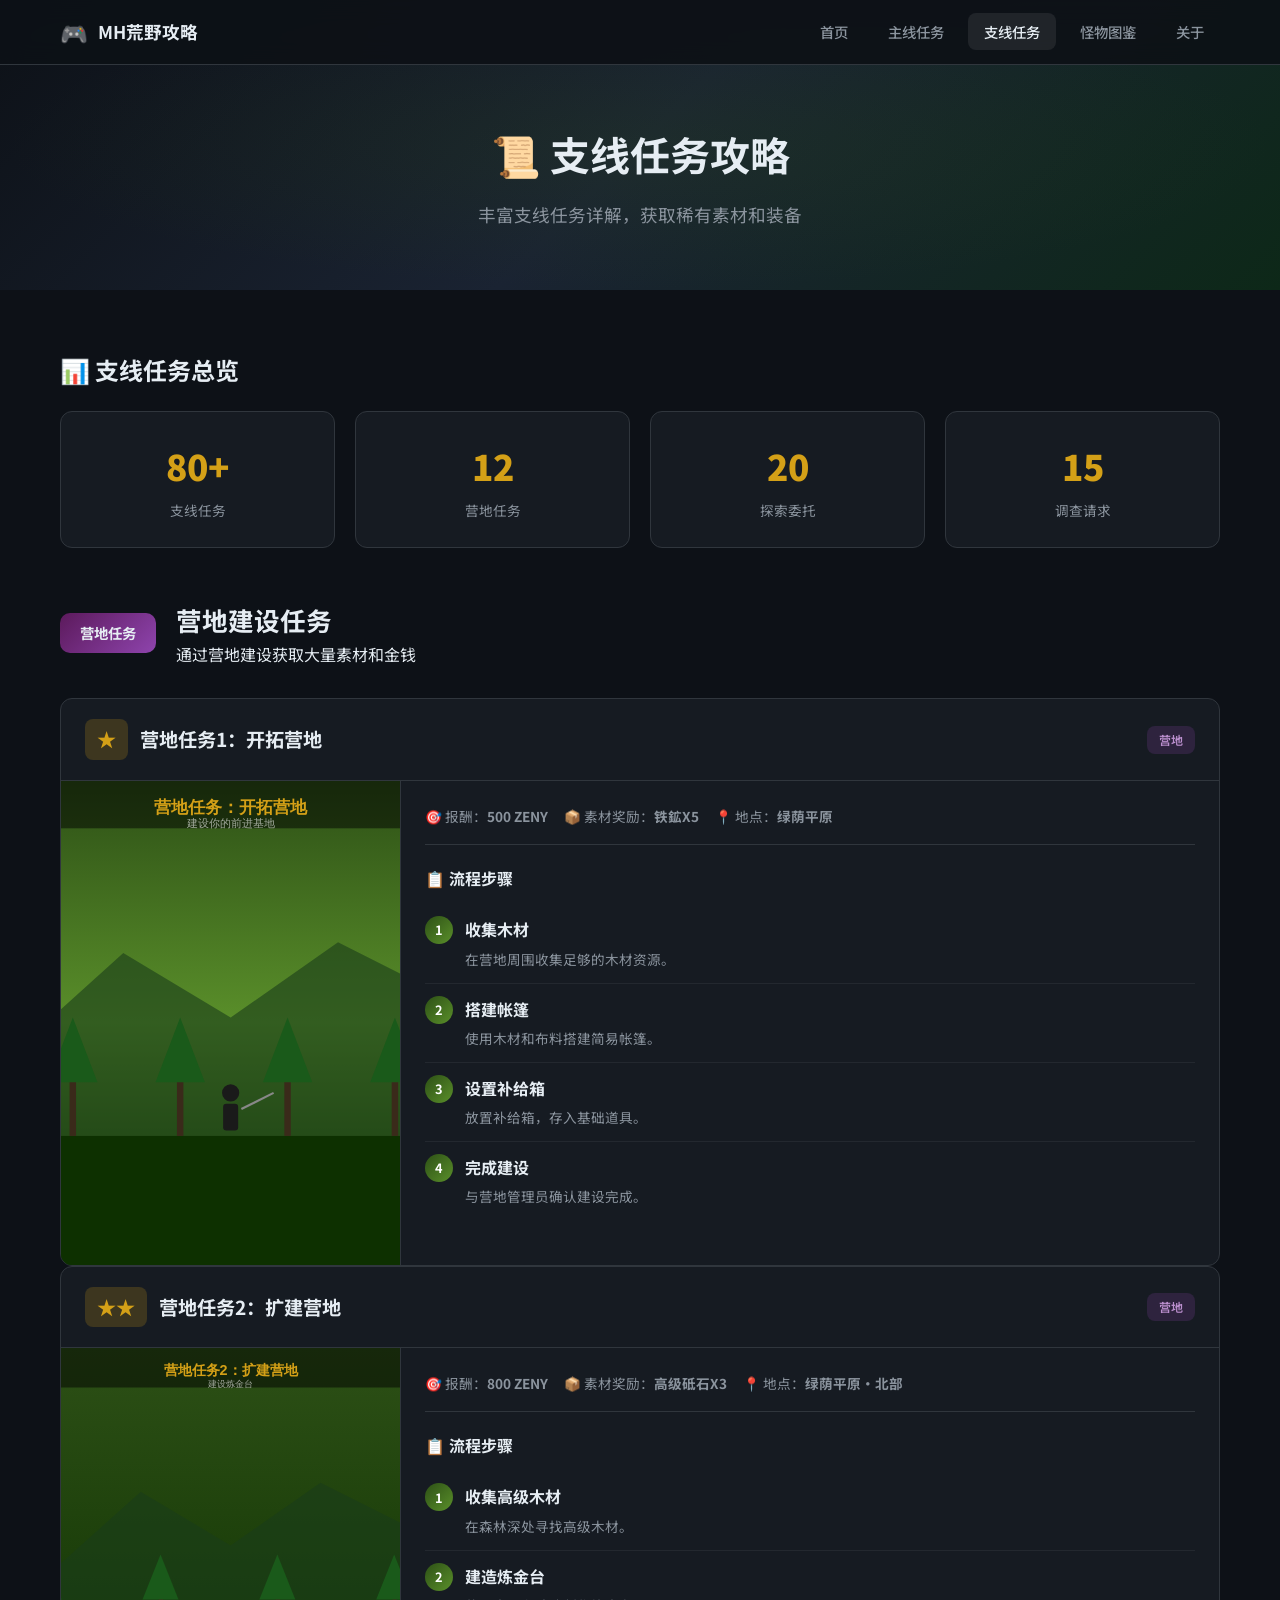
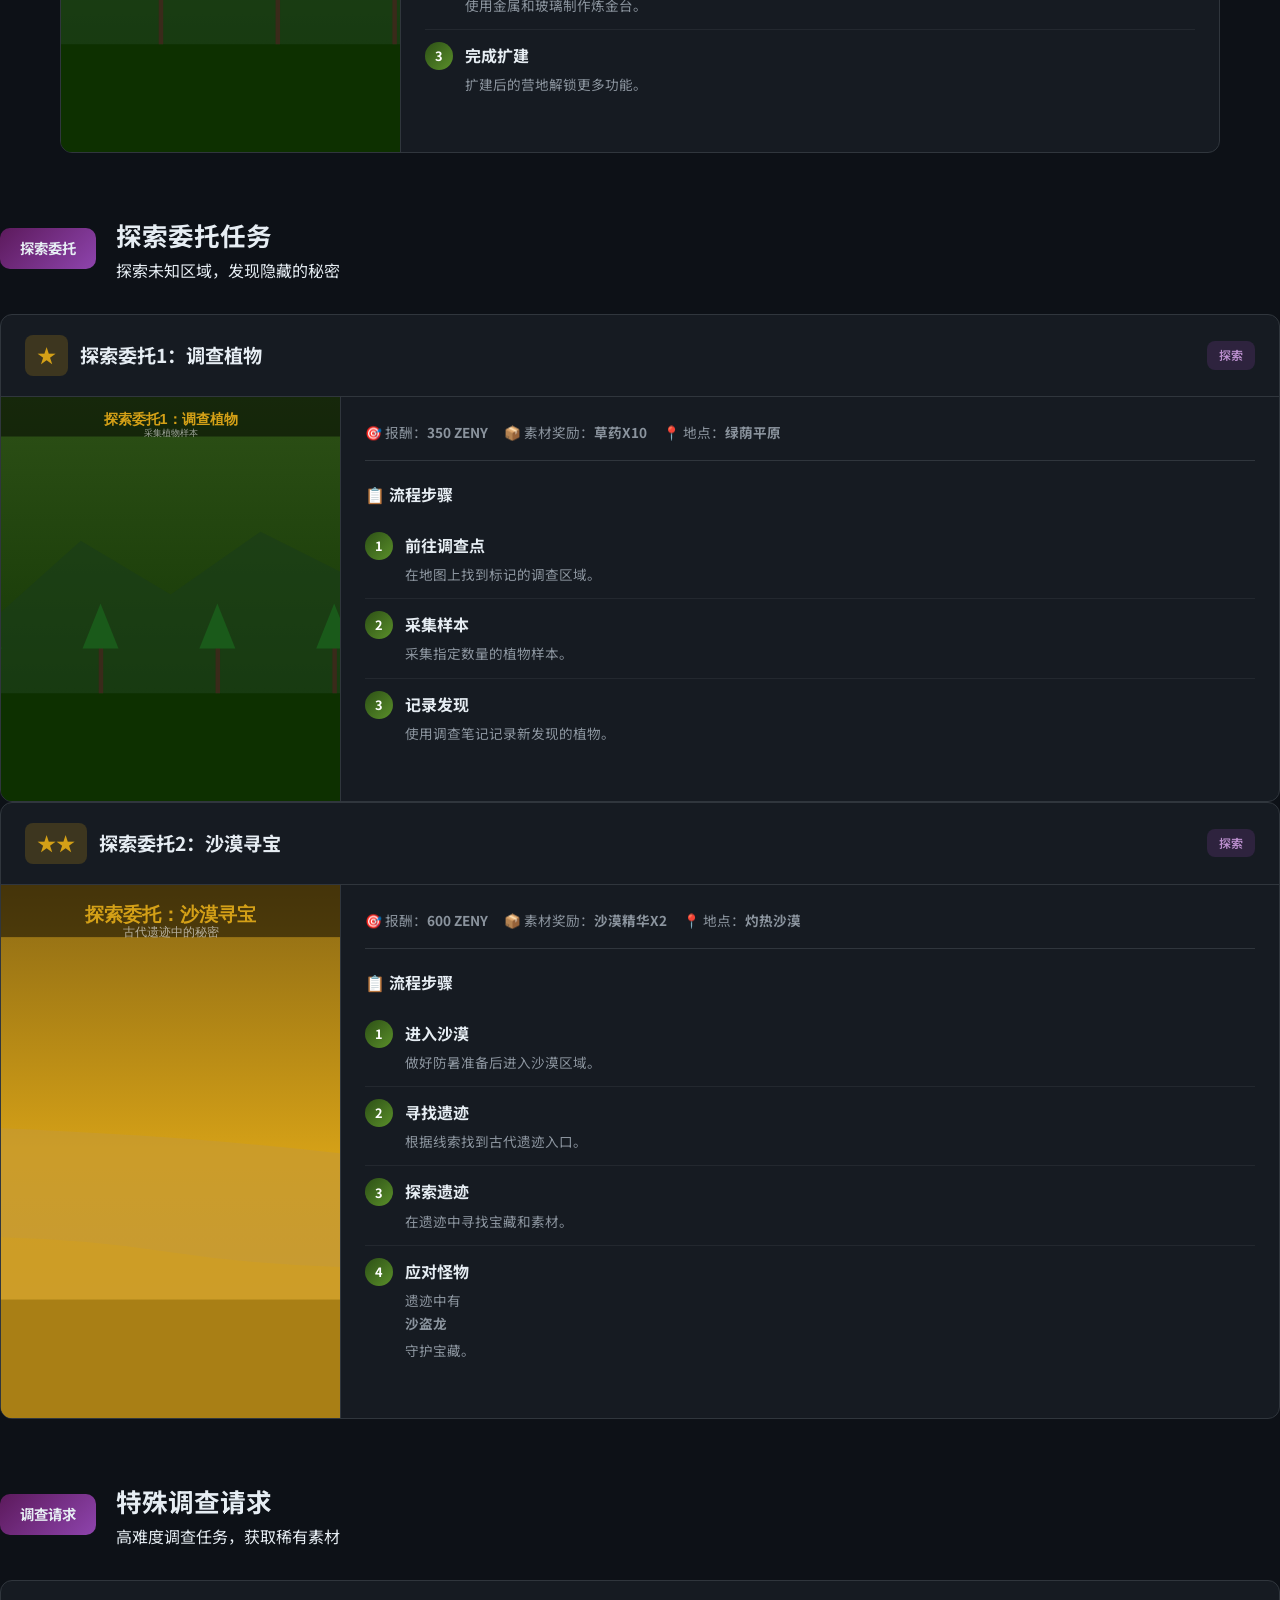
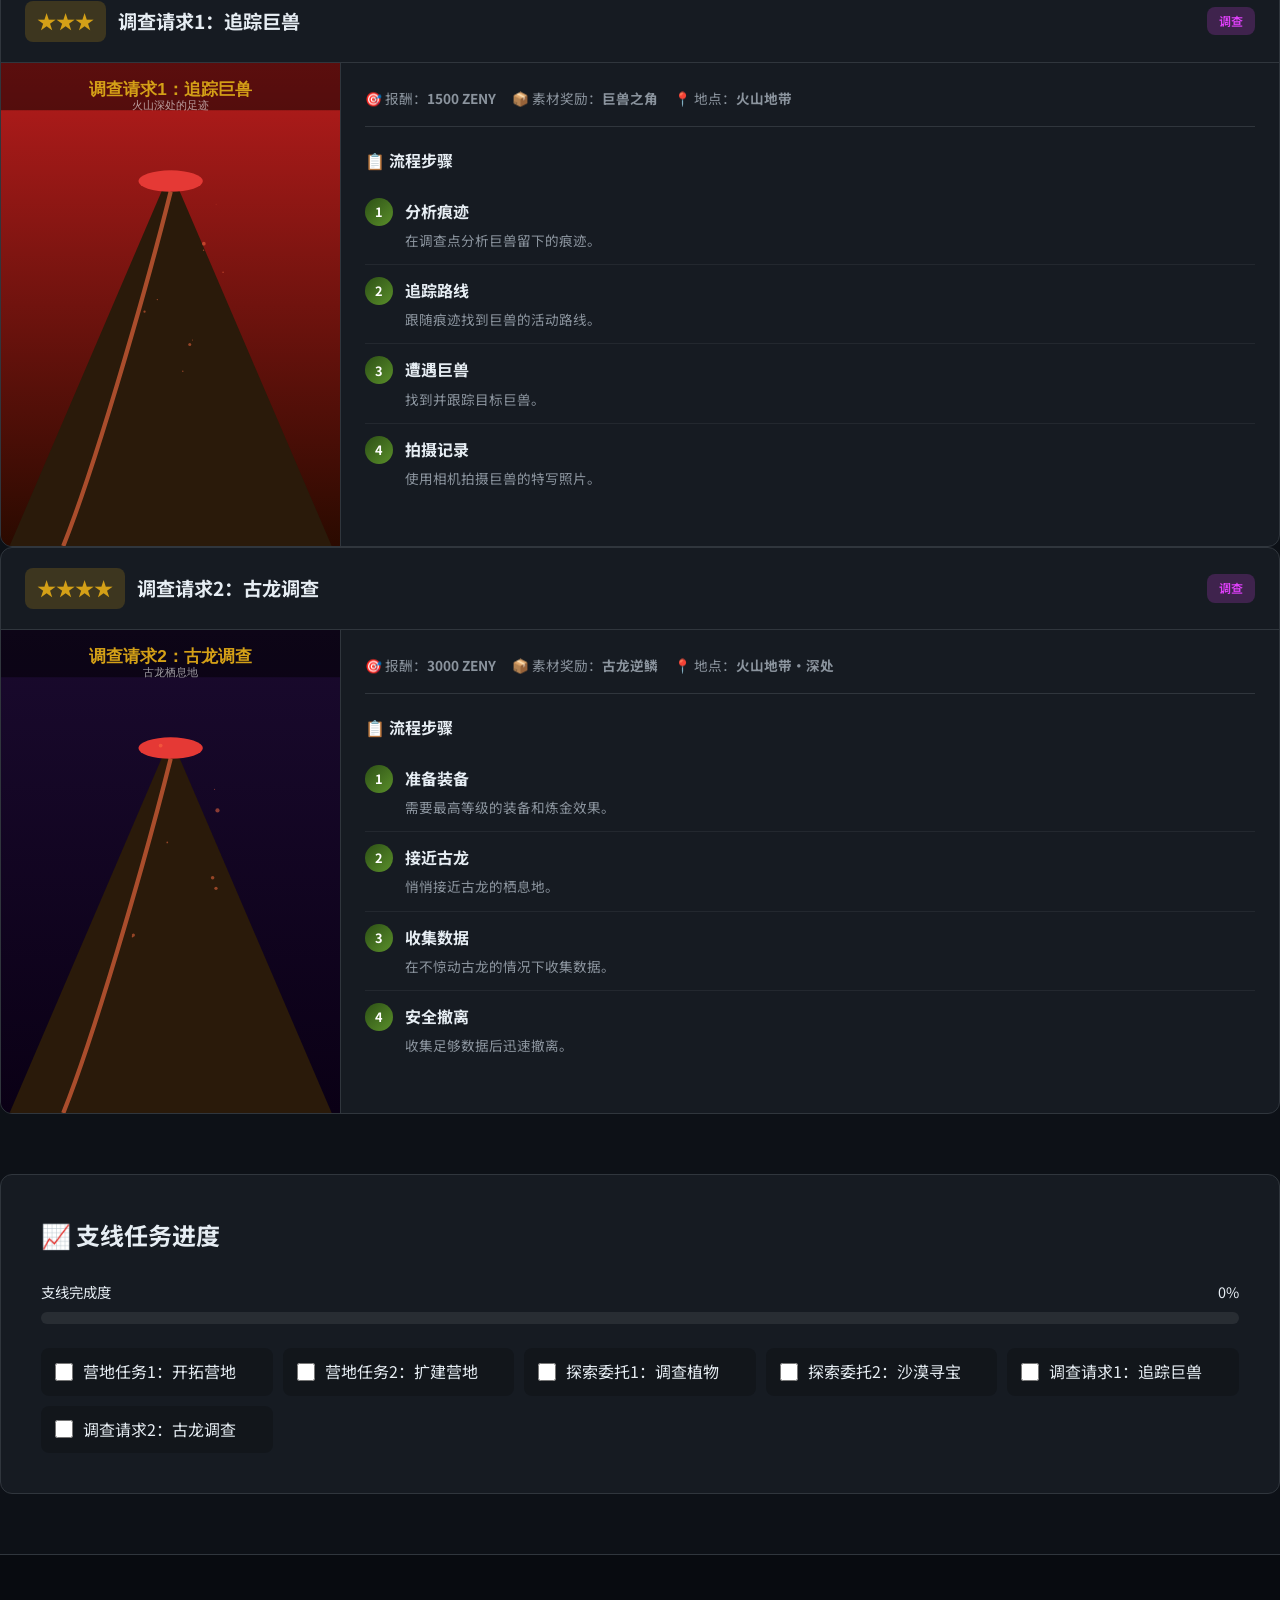
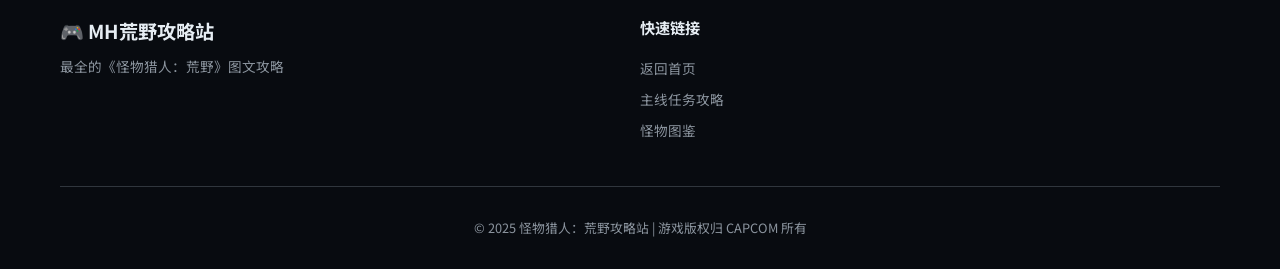
<file: side-quest.html>
﻿<!DOCTYPE html>
<html lang="zh-CN">
<head>
<meta charset="UTF-8">
<meta name="viewport" content="width=device-width, initial-scale=1.0">
<title>支线任务攻略 - MH荒野全攻略</title>
<link rel="stylesheet" href="style.css">
<link href="https://fonts.googleapis.com/css2?family=Noto+Sans+SC:wght@400;700;900&display=swap" rel="stylesheet">
</head>
<body>
<nav class="navbar">
<div class="nav-container">
<a href="index.html" class="nav-logo"><span class="logo-icon">🎮</span><span class="logo-text">MH荒野攻略</span></a>
<button class="nav-toggle" id="navToggle"><span></span><span></span><span></span></button>
<ul class="nav-menu" id="navMenu">
<li><a href="index.html" class="nav-link">首页</a></li>
<li><a href="main-quest.html" class="nav-link">主线任务</a></li>
<li><a href="side-quest.html" class="nav-link active">支线任务</a></li>
<li><a href="monster-guide.html" class="nav-link">怪物图鉴</a></li>
<li><a href="index.html#footer" class="nav-link">关于</a></li>
</ul>
</div>
</nav>
<header class="page-hero"><div class="page-hero-bg"></div><div class="container">
<h1>📜 支线任务攻略</h1><p>丰富支线任务详解，获取稀有素材和装备</p>
</div></header>
<main class="quest-page"><div class="container">
<div class="quest-overview"><h2>📊 支线任务总览</h2>
<div class="overview-grid">
<div class="overview-stat"><span class="overview-num">80+</span><span class="overview-label">支线任务</span></div>
<div class="overview-stat"><span class="overview-num">12</span><span class="overview-label">营地任务</span></div>
<div class="overview-stat"><span class="overview-num">20</span><span class="overview-label">探索委托</span></div>
<div class="overview-stat"><span class="overview-num">15</span><span class="overview-label">调查请求</span></div>
</div></div>
<section class="chapter" id="side1">
<div class="chapter-header"><div class="chapter-badge chapter-badge-side">营地任务</div><div><h2>营地建设任务</h2><p>通过营地建设获取大量素材和金钱</p></div></div>
<div class="quest-list">
<article class="quest-item">
<div class="quest-header"><span class="quest-rank quest-rank-star">★</span><h3>营地任务1：开拓营地</h3><span class="quest-type quest-type-side">营地</span></div>
<div class="quest-body">
<div class="quest-img"><img src="images/side1.svg" alt="任务插图" class="scene-img"></div>
<div class="quest-details">
<div class="quest-info-bar"><span class="quest-info-item">🎯 报酬：<strong>500 ZENY</strong></span><span class="quest-info-item">📦 素材奖励：<strong>铁鉱X5</strong></span><span class="quest-info-item">📍 地点：<strong>绿荫平原</strong></span></div>
<div class="quest-steps"><h4>📋 流程步骤</h4><ol class="step-list">
<li><strong>收集木材</strong><p>在营地周围收集足够的木材资源。</p></li>
<li><strong>搭建帐篷</strong><p>使用木材和布料搭建简易帐篷。</p></li>
<li><strong>设置补给箱</strong><p>放置补给箱，存入基础道具。</p></li>
<li><strong>完成建设</strong><p>与营地管理员确认建设完成。</p></li>
</ol></div>
</div></div></div></article>
<article class="quest-item">
<div class="quest-header"><span class="quest-rank quest-rank-star">★★</span><h3>营地任务2：扩建营地</h3><span class="quest-type quest-type-side">营地</span></div>
<div class="quest-body">
<div class="quest-img"><img src="images/side4.svg" alt="任务插图" class="scene-img"></div>
<div class="quest-details">
<div class="quest-info-bar"><span class="quest-info-item">🎯 报酬：<strong>800 ZENY</strong></span><span class="quest-info-item">📦 素材奖励：<strong>高级砥石X3</strong></span><span class="quest-info-item">📍 地点：<strong>绿荫平原·北部</strong></span></div>
<div class="quest-steps"><h4>📋 流程步骤</h4><ol class="step-list">
<li><strong>收集高级木材</strong><p>在森林深处寻找高级木材。</p></li>
<li><strong>建造炼金台</strong><p>使用金属和玻璃制作炼金台。</p></li>
<li><strong>完成扩建</strong><p>扩建后的营地解锁更多功能。</p></li>
</ol></div>
</div></div></div></article>
</div></section>
<section class="chapter" id="side2">
<div class="chapter-header"><div class="chapter-badge chapter-badge-side">探索委托</div><div><h2>探索委托任务</h2><p>探索未知区域，发现隐藏的秘密</p></div></div>
<div class="quest-list">
<article class="quest-item">
<div class="quest-header"><span class="quest-rank quest-rank-star">★</span><h3>探索委托1：调查植物</h3><span class="quest-type quest-type-side">探索</span></div>
<div class="quest-body">
<div class="quest-img"><img src="images/side5.svg" alt="任务插图" class="scene-img"></div>
<div class="quest-details">
<div class="quest-info-bar"><span class="quest-info-item">🎯 报酬：<strong>350 ZENY</strong></span><span class="quest-info-item">📦 素材奖励：<strong>草药X10</strong></span><span class="quest-info-item">📍 地点：<strong>绿荫平原</strong></span></div>
<div class="quest-steps"><h4>📋 流程步骤</h4><ol class="step-list">
<li><strong>前往调查点</strong><p>在地图上找到标记的调查区域。</p></li>
<li><strong>采集样本</strong><p>采集指定数量的植物样本。</p></li>
<li><strong>记录发现</strong><p>使用调查笔记记录新发现的植物。</p></li>
</ol></div>
</div></div></div></article>
<article class="quest-item">
<div class="quest-header"><span class="quest-rank quest-rank-star">★★</span><h3>探索委托2：沙漠寻宝</h3><span class="quest-type quest-type-side">探索</span></div>
<div class="quest-body">
<div class="quest-img"><img src="images/side2.svg" alt="任务插图" class="scene-img"></div>
<div class="quest-details">
<div class="quest-info-bar"><span class="quest-info-item">🎯 报酬：<strong>600 ZENY</strong></span><span class="quest-info-item">📦 素材奖励：<strong>沙漠精华X2</strong></span><span class="quest-info-item">📍 地点：<strong>灼热沙漠</strong></span></div>
<div class="quest-steps"><h4>📋 流程步骤</h4><ol class="step-list">
<li><strong>进入沙漠</strong><p>做好防暑准备后进入沙漠区域。</p></li>
<li><strong>寻找遗迹</strong><p>根据线索找到古代遗迹入口。</p></li>
<li><strong>探索遗迹</strong><p>在遗迹中寻找宝藏和素材。</p></li>
<li><strong>应对怪物</strong><p>遗迹中有<strong>沙盗龙</strong>守护宝藏。</p></li>
</ol></div>
</div></div></div></article>
</div></section>
<section class="chapter" id="side3">
<div class="chapter-header"><div class="chapter-badge chapter-badge-side">调查请求</div><div><h2>特殊调查请求</h2><p>高难度调查任务，获取稀有素材</p></div></div>
<div class="quest-list">
<article class="quest-item">
<div class="quest-header"><span class="quest-rank quest-rank-star">★★★</span><h3>调查请求1：追踪巨兽</h3><span class="quest-type quest-type-investigation">调查</span></div>
<div class="quest-body">
<div class="quest-img"><img src="images/side6.svg" alt="任务插图" class="scene-img"></div>
<div class="quest-details">
<div class="quest-info-bar"><span class="quest-info-item">🎯 报酬：<strong>1500 ZENY</strong></span><span class="quest-info-item">📦 素材奖励：<strong>巨兽之角</strong></span><span class="quest-info-item">📍 地点：<strong>火山地带</strong></span></div>
<div class="quest-steps"><h4>📋 流程步骤</h4><ol class="step-list">
<li><strong>分析痕迹</strong><p>在调查点分析巨兽留下的痕迹。</p></li>
<li><strong>追踪路线</strong><p>跟随痕迹找到巨兽的活动路线。</p></li>
<li><strong>遭遇巨兽</strong><p>找到并跟踪目标巨兽。</p></li>
<li><strong>拍摄记录</strong><p>使用相机拍摄巨兽的特写照片。</p></li>
</ol></div>
</div></div></div></article>
<article class="quest-item">
<div class="quest-header"><span class="quest-rank quest-rank-star">★★★★</span><h3>调查请求2：古龙调查</h3><span class="quest-type quest-type-investigation">调查</span></div>
<div class="quest-body">
<div class="quest-img"><img src="images/side7.svg" alt="任务插图" class="scene-img"></div>
<div class="quest-details">
<div class="quest-info-bar"><span class="quest-info-item">🎯 报酬：<strong>3000 ZENY</strong></span><span class="quest-info-item">📦 素材奖励：<strong>古龙逆鳞</strong></span><span class="quest-info-item">📍 地点：<strong>火山地带·深处</strong></span></div>
<div class="quest-steps"><h4>📋 流程步骤</h4><ol class="step-list">
<li><strong>准备装备</strong><p>需要最高等级的装备和炼金效果。</p></li>
<li><strong>接近古龙</strong><p>悄悄接近古龙的栖息地。</p></li>
<li><strong>收集数据</strong><p>在不惊动古龙的情况下收集数据。</p></li>
<li><strong>安全撤离</strong><p>收集足够数据后迅速撤离。</p></li>
</ol></div>
</div></div></div></article>
</div></section>
<div class="progress-section"><h2>📈 支线任务进度</h2>
<div class="progress-tracker" id="progressTracker">
<div class="progress-bar-container"><div class="progress-label"><span>支线完成度</span><span id="progressPercent">0%</span></div>
<div class="progress-bar"><div class="progress-fill" id="progressFill" style="width:0%"></div></div></div>
<div class="quest-checklist" id="questChecklist">
<label class="check-item"><input type="checkbox" class="quest-cb"><span>营地任务1：开拓营地</span></label>
<label class="check-item"><input type="checkbox" class="quest-cb"><span>营地任务2：扩建营地</span></label>
<label class="check-item"><input type="checkbox" class="quest-cb"><span>探索委托1：调查植物</span></label>
<label class="check-item"><input type="checkbox" class="quest-cb"><span>探索委托2：沙漠寻宝</span></label>
<label class="check-item"><input type="checkbox" class="quest-cb"><span>调查请求1：追踪巨兽</span></label>
<label class="check-item"><input type="checkbox" class="quest-cb"><span>调查请求2：古龙调查</span></label>
</div></div></div>
</div></main>
<footer class="footer"><div class="container">
<div class="footer-content">
<div class="footer-brand"><h3>🎮 MH荒野攻略站</h3><p>最全的《怪物猎人：荒野》图文攻略</p></div>
<div class="footer-links"><h4>快速链接</h4><a href="index.html">返回首页</a><a href="main-quest.html">主线任务攻略</a><a href="monster-guide.html">怪物图鉴</a></div>
</div>
<div class="footer-bottom"><p>&copy; 2025 怪物猎人：荒野攻略站 | 游戏版权归 CAPCOM 所有</p></div>
</div></footer>
<script src="script.js"></script>
</body></html>
</file>
<file: style.css>
﻿/* ===== Reset & Base ===== */
*, *::before, *::after { margin: 0; padding: 0; box-sizing: border-box; }
:root {
  --primary: #2d5016;
  --primary-light: #5a8f2a;
  --accent: #d4a017;
  --accent-light: #f4d03f;
  --dark: #0d1117;
  --dark-card: #161b22;
  --dark-border: #30363d;
  --text: #e6edf3;
  --text-muted: #8b949e;
  --danger: #e53935;
  --success: #4caf50;
  --info: #2196f3;
  --radius: 12px;
  --shadow: 0 8px 32px rgba(0,0,0,0.3);
}
html { scroll-behavior: smooth; }
body {
  font-family: 'Noto Sans SC', -apple-system, BlinkMacSystemFont, sans-serif;
  background: var(--dark);
  color: var(--text);
  line-height: 1.7;
  overflow-x: hidden;
}
a { color: var(--accent); text-decoration: none; transition: color 0.3s; }
a:hover { color: var(--accent-light); }
.container { max-width: 1200px; margin: 0 auto; padding: 0 20px; }
.section-title { font-size: 2rem; text-align: center; margin-bottom: 3rem; position: relative; }
.section-title::after {
  content: ''; display: block; width: 60px; height: 3px;
  background: linear-gradient(90deg, var(--primary), var(--accent));
  margin: 12px auto 0; border-radius: 2px;
}

/* ===== Navbar ===== */
.navbar {
  position: fixed; top: 0; left: 0; right: 0; z-index: 1000;
  background: rgba(13,17,23,0.95); backdrop-filter: blur(12px);
  border-bottom: 1px solid var(--dark-border);
  transition: all 0.3s;
}
.navbar.scrolled { box-shadow: 0 2px 20px rgba(0,0,0,0.5); }
.nav-container {
  max-width: 1200px; margin: 0 auto; padding: 0 20px;
  display: flex; align-items: center; justify-content: space-between; height: 64px;
}
.nav-logo { display: flex; align-items: center; gap: 10px; font-weight: 700; font-size: 1.1rem; color: var(--text) !important; }
.logo-icon { font-size: 1.4rem; }
.nav-menu { display: flex; list-style: none; gap: 8px; }
.nav-link {
  padding: 8px 16px; border-radius: 8px; font-size: 0.9rem; font-weight: 500;
  color: var(--text-muted) !important; transition: all 0.3s;
}
.nav-link:hover, .nav-link.active { color: var(--text) !important; background: rgba(255,255,255,0.08); }
.nav-toggle { display: none; flex-direction: column; gap: 5px; background: none; border: none; cursor: pointer; padding: 8px; }
.nav-toggle span { display: block; width: 24px; height: 2px; background: var(--text); transition: 0.3s; }

/* ===== Hero ===== */
.hero {
  position: relative; min-height: 100vh; display: flex; align-items: center; justify-content: center;
  background: linear-gradient(135deg, #0d1117 0%, #1a2332 40%, #0d2818 70%, #0d1117 100%);
  overflow: hidden;
}
.hero::before {
  content: ''; position: absolute; inset: 0;
  background: radial-gradient(ellipse at 30% 50%, rgba(45,80,22,0.3) 0%, transparent 60%),
              radial-gradient(ellipse at 70% 30%, rgba(212,160,23,0.15) 0%, transparent 50%);
}
.hero-overlay { position: absolute; inset: 0; background: url('data:image/svg+xml,<svg xmlns="http://www.w3.org/2000/svg" viewBox="0 0 100 100"><defs><pattern id="g" width="10" height="10" patternUnits="userSpaceOnUse"><circle cx="5" cy="5" r="0.5" fill="rgba(255,255,255,0.03)"/></pattern></defs><rect fill="url(%23g)" width="100" height="100"/></svg>'); opacity: 0.5; }
.hero-content { position: relative; z-index: 2; text-align: center; max-width: 800px; padding: 0 20px; }
.hero-badge {
  display: inline-block; padding: 6px 20px; border: 1px solid var(--accent);
  border-radius: 20px; font-size: 0.8rem; letter-spacing: 3px; color: var(--accent);
  margin-bottom: 20px;
}
.hero-title { font-size: 4rem; font-weight: 900; margin-bottom: 10px;
  background: linear-gradient(135deg, #fff 0%, var(--accent-light) 100%);
  -webkit-background-clip: text; -webkit-text-fill-color: transparent;
  background-clip: text;
}
.hero-subtitle { font-size: 1.5rem; color: var(--text-muted); margin-bottom: 20px; font-weight: 400; }
.hero-desc { font-size: 1rem; color: var(--text-muted); margin-bottom: 40px; }
.hero-stats { display: flex; justify-content: center; gap: 40px; margin-bottom: 40px; }
.stat-item { text-align: center; }
.stat-number { display: block; font-size: 2rem; font-weight: 900; color: var(--accent); }
.stat-label { font-size: 0.85rem; color: var(--text-muted); }
.hero-actions { display: flex; gap: 16px; justify-content: center; flex-wrap: wrap; }
.btn {
  display: inline-flex; align-items: center; gap: 8px;
  padding: 14px 32px; border-radius: 10px; font-size: 1rem; font-weight: 600;
  transition: all 0.3s; border: none; cursor: pointer;
}
.btn-primary { background: linear-gradient(135deg, var(--primary), var(--primary-light)); color: #fff; }
.btn-primary:hover { transform: translateY(-2px); box-shadow: 0 8px 25px rgba(45,80,22,0.4); color: #fff; }
.btn-secondary { background: rgba(255,255,255,0.08); color: var(--text); border: 1px solid var(--dark-border); }
.btn-secondary:hover { background: rgba(255,255,255,0.15); transform: translateY(-2px); color: #fff; }
.scroll-indicator { position: absolute; bottom: 40px; left: 50%; transform: translateX(-50%); text-align: center; z-index: 2; }
.scroll-indicator span { font-size: 0.8rem; color: var(--text-muted); display: block; margin-bottom: 8px; }
.scroll-arrow { width: 20px; height: 20px; border-right: 2px solid var(--accent); border-bottom: 2px solid var(--accent); transform: rotate(45deg); margin: 0 auto; animation: bounce 2s infinite; }
@keyframes bounce { 0%, 20%, 50%, 80%, 100% { transform: rotate(45deg) translateY(0); } 40% { transform: rotate(45deg) translateY(-8px); } 60% { transform: rotate(45deg) translateY(-4px); } }

/* ===== Quick Nav ===== */
.quick-nav { padding: 80px 0; background: var(--dark); }
.nav-grid { display: grid; grid-template-columns: repeat(auto-fit, minmax(260px, 1fr)); gap: 24px; }
.nav-card {
  background: var(--dark-card); border: 1px solid var(--dark-border); border-radius: var(--radius);
  padding: 32px 24px; text-align: center; transition: all 0.3s; display: block; color: var(--text) !important;
}
.nav-card:hover { transform: translateY(-6px); border-color: var(--primary); box-shadow: var(--shadow); }
.card-icon { font-size: 3rem; margin-bottom: 16px; display: block; }
.nav-card h3 { font-size: 1.3rem; margin-bottom: 10px; }
.nav-card p { font-size: 0.9rem; color: var(--text-muted); margin-bottom: 16px; }
.card-count { display: inline-block; padding: 4px 14px; background: rgba(45,80,22,0.2); color: var(--primary-light); border-radius: 12px; font-size: 0.8rem; }

/* ===== Features ===== */
.features { padding: 80px 0; background: linear-gradient(180deg, var(--dark) 0%, #0f1923 100%); }
.feature-list { display: flex; flex-direction: column; gap: 60px; }
.feature-item { display: grid; grid-template-columns: 1fr 1fr; gap: 40px; align-items: center; }
.feature-item.reverse { direction: rtl; }
.feature-item.reverse > * { direction: ltr; }
.feature-img { border-radius: var(--radius); overflow: hidden; }
.placeholder-img {
  aspect-ratio: 16/10; display: flex; flex-direction: column; align-items: center; justify-content: center;
  border-radius: var(--radius); gap: 10px; font-size: 3rem; position: relative;
}
.placeholder-img span:last-child { font-size: 0.9rem; color: rgba(255,255,255,0.7); }
.feature-content h3 { font-size: 1.5rem; margin-bottom: 12px; }
.feature-content p { color: var(--text-muted); margin-bottom: 16px; }
.feature-list-ul { list-style: none; }
.feature-list-ul li { padding: 6px 0; color: var(--text-muted); font-size: 0.9rem; }

/* ===== Tips ===== */
.tips-section { padding: 80px 0; background: var(--dark); }
.tips-grid { display: grid; grid-template-columns: repeat(auto-fit, minmax(250px, 1fr)); gap: 20px; }
.tip-card {
  background: var(--dark-card); border: 1px solid var(--dark-border); border-radius: var(--radius);
  padding: 24px; transition: all 0.3s;
}
.tip-card:hover { border-color: var(--accent); transform: translateY(-4px); }
.tip-icon { font-size: 2rem; margin-bottom: 12px; }
.tip-card h4 { font-size: 1.1rem; margin-bottom: 8px; }
.tip-card p { font-size: 0.85rem; color: var(--text-muted); }

/* ===== Maps ===== */
.maps-section { padding: 80px 0; background: linear-gradient(180deg, var(--dark) 0%, #0f1923 100%); }
.maps-grid { display: grid; grid-template-columns: repeat(auto-fit, minmax(260px, 1fr)); gap: 24px; }
.map-card { background: var(--dark-card); border: 1px solid var(--dark-border); border-radius: var(--radius); overflow: hidden; transition: all 0.3s; }
.map-card:hover { transform: translateY(-6px); box-shadow: var(--shadow); }
.map-img { aspect-ratio: 16/9; }
.map-info { padding: 20px; }
.map-info h3 { font-size: 1.2rem; margin-bottom: 8px; }
.map-desc { font-size: 0.85rem; color: var(--text-muted); margin-bottom: 12px; }
.map-tags { display: flex; gap: 8px; flex-wrap: wrap; }
.tag { padding: 3px 10px; border-radius: 10px; font-size: 0.75rem; }
.tag-easy { background: rgba(76,175,80,0.2); color: #4caf50; }
.tag-medium { background: rgba(33,150,243,0.2); color: #2196f3; }
.tag-hard { background: rgba(229,57,53,0.2); color: #e53935; }
.tag-early { background: rgba(212,160,23,0.2); color: var(--accent); }
.tag-mid { background: rgba(142,68,173,0.2); color: #bb8fce; }
.tag-late { background: rgba(224,64,251,0.2); color: #e040fb; }

/* ===== Page Hero ===== */
.page-hero {
  padding: 120px 0 60px; text-align: center; position: relative;
  background: linear-gradient(135deg, #0d1117 0%, #1a2332 50%, #0d2818 100%);
}
.page-hero::before {
  content: ''; position: absolute; inset: 0;
  background: radial-gradient(ellipse at 50% 50%, rgba(45,80,22,0.2) 0%, transparent 70%);
}
.page-hero .container { position: relative; z-index: 1; }
.page-hero h1 { font-size: 2.5rem; margin-bottom: 12px; }
.page-hero p { color: var(--text-muted); font-size: 1.1rem; }

/* ===== Quest Page ===== */
.quest-page { padding: 60px 0; }
.chapter { margin-bottom: 60px; }
.chapter-header { display: flex; align-items: center; gap: 20px; margin-bottom: 30px; }
.chapter-badge {
  padding: 8px 20px; border-radius: 10px; font-weight: 700; font-size: 0.9rem; white-space: nowrap;
}
.chapter-badge-1 { background: linear-gradient(135deg, #2d5016, #5a8f2a); }
.chapter-badge-2 { background: linear-gradient(135deg, #8b6914, #d4a017); }
.chapter-badge-3 { background: linear-gradient(135deg, #0d47a1, #2980b9); }
.chapter-badge-4 { background: linear-gradient(135deg, #b71c1c, #e53935); }
.chapter-badge-5 { background: linear-gradient(135deg, #4a148c, #7b1fa2); }
.chapter-badge-side { background: linear-gradient(135deg, #5c1a5c, #8e44ad); }
.chapter h2 { font-size: 1.6rem; }
.chapter-desc { color: var(--text-muted); font-size: 0.9rem; }

/* Overview */
.quest-overview { margin-bottom: 50px; }
.overview-grid { display: grid; grid-template-columns: repeat(auto-fit, minmax(180px, 1fr)); gap: 20px; margin-top: 20px; }
.overview-stat { background: var(--dark-card); border: 1px solid var(--dark-border); border-radius: var(--radius); padding: 24px; text-align: center; }
.overview-num { display: block; font-size: 2.2rem; font-weight: 900; color: var(--accent); }
.overview-label { font-size: 0.85rem; color: var(--text-muted); }

/* Quest Items */
.quest-list { display: flex; flex-direction: column; gap: 30px; }
.quest-item { background: var(--dark-card); border: 1px solid var(--dark-border); border-radius: var(--radius); overflow: hidden; transition: all 0.3s; }
.quest-item:hover { border-color: var(--primary); }
.quest-item.featured { border-color: var(--accent); box-shadow: 0 0 30px rgba(212,160,23,0.15); }
.quest-header { padding: 20px 24px; display: flex; align-items: center; gap: 12px; border-bottom: 1px solid var(--dark-border); }
.quest-rank { font-size: 1.2rem; font-weight: 900; padding: 4px 12px; border-radius: 8px; }
.quest-rank-star { background: rgba(212,160,23,0.2); color: var(--accent); }
.quest-rank-special { background: linear-gradient(135deg, #4a148c, #e040fb); color: #fff; }
.quest-header h3 { font-size: 1.2rem; flex: 1; }
.quest-type { padding: 4px 12px; border-radius: 8px; font-size: 0.75rem; font-weight: 600; }
.quest-type-main { background: rgba(45,80,22,0.2); color: var(--primary-light); }
.quest-type-side { background: rgba(142,68,173,0.2); color: #bb8fce; }
.quest-type-investigation { background: rgba(224,64,251,0.2); color: #e040fb; }
.quest-type-final { background: linear-gradient(135deg, #4a148c, #e040fb); color: #fff; }
.quest-body { display: grid; grid-template-columns: 340px 1fr; }
.quest-img { aspect-ratio: auto; }
.quest-placeholder { aspect-ratio: 3/2; display: flex; flex-direction: column; align-items: center; justify-content: center; gap: 8px; font-size: 2.5rem; }
.quest-placeholder span:last-child { font-size: 0.8rem; color: rgba(255,255,255,0.7); }
.quest-details { padding: 24px; }
.quest-info-bar { display: flex; gap: 16px; flex-wrap: wrap; margin-bottom: 20px; padding-bottom: 16px; border-bottom: 1px solid var(--dark-border); }
.quest-info-item { font-size: 0.85rem; color: var(--text-muted); }
.quest-steps { margin-bottom: 20px; }
.quest-steps h4 { margin-bottom: 12px; font-size: 1rem; }
.step-list { list-style: none; counter-reset: step; }
.step-list li { counter-increment: step; padding: 12px 0 12px 40px; position: relative; border-bottom: 1px solid rgba(48,54,61,0.5); }
.step-list li:last-child { border-bottom: none; }
.step-list li::before {
  content: counter(step); position: absolute; left: 0; top: 12px;
  width: 28px; height: 28px; border-radius: 50%;
  background: linear-gradient(135deg, var(--primary), var(--primary-light));
  display: flex; align-items: center; justify-content: center;
  font-size: 0.8rem; font-weight: 700; color: #fff;
}
.step-list li strong { display: block; margin-bottom: 4px; }
.step-list li p { font-size: 0.85rem; color: var(--text-muted); }
.quest-tips { background: rgba(212,160,23,0.08); border: 1px solid rgba(212,160,23,0.2); border-radius: 8px; padding: 16px; }
.quest-tips h4 { margin-bottom: 8px; font-size: 0.95rem; }
.quest-tips ul { list-style: none; }
.quest-tips li { padding: 4px 0; font-size: 0.85rem; color: var(--text-muted); }
.quest-tips li::before { content: '• '; color: var(--accent); }

/* Monster Spotlight */
.monster-spotlight { background: rgba(45,80,22,0.1); border: 1px solid rgba(45,80,22,0.3); border-radius: 8px; padding: 16px; margin-top: 16px; }
.monster-spotlight h4 { margin-bottom: 12px; font-size: 0.95rem; }
.monster-info { display: grid; grid-template-columns: 1fr 1fr; gap: 8px; }
.monster-stat-box { display: flex; flex-direction: column; padding: 8px 12px; background: rgba(0,0,0,0.3); border-radius: 6px; }
.monster-stat-label { font-size: 0.7rem; color: var(--text-muted); text-transform: uppercase; letter-spacing: 1px; }
.monster-stat-value { font-size: 0.85rem; font-weight: 600; }

/* Progress Section */
.progress-section { margin-top: 60px; padding: 40px; background: var(--dark-card); border: 1px solid var(--dark-border); border-radius: var(--radius); }
.progress-section h2 { margin-bottom: 24px; }
.progress-bar-container { margin-bottom: 24px; }
.progress-label { display: flex; justify-content: space-between; margin-bottom: 8px; font-size: 0.9rem; }
.progress-bar { height: 12px; background: rgba(255,255,255,0.08); border-radius: 6px; overflow: hidden; }
.progress-fill { height: 100%; background: linear-gradient(90deg, var(--primary), var(--accent)); border-radius: 6px; transition: width 0.5s ease; }
.quest-checklist { display: grid; grid-template-columns: repeat(auto-fit, minmax(220px, 1fr)); gap: 10px; }
.check-item { display: flex; align-items: center; gap: 10px; padding: 10px 14px; background: rgba(0,0,0,0.2); border-radius: 8px; cursor: pointer; transition: 0.3s; }
.check-item:hover { background: rgba(0,0,0,0.3); }
.check-item input[type="checkbox"] { accent-color: var(--primary-light); width: 18px; height: 18px; }
.check-item input[type="checkbox"]:checked + span { text-decoration: line-through; color: var(--text-muted); }

/* ===== Monster Guide ===== */
.monster-filter { margin-bottom: 40px; }
.filter-buttons { display: flex; gap: 10px; flex-wrap: wrap; margin-top: 16px; }
.filter-btn {
  padding: 8px 20px; border: 1px solid var(--dark-border); border-radius: 8px;
  background: var(--dark-card); color: var(--text-muted); cursor: pointer; transition: 0.3s; font-size: 0.9rem;
}
.filter-btn:hover, .filter-btn.active { border-color: var(--primary); color: var(--text); background: rgba(45,80,22,0.2); }
.monster-grid { display: grid; grid-template-columns: repeat(auto-fill, minmax(340px, 1fr)); gap: 24px; }
.monster-card { background: var(--dark-card); border: 1px solid var(--dark-border); border-radius: var(--radius); overflow: hidden; transition: all 0.3s; }
.monster-card:hover { border-color: var(--primary); transform: translateY(-4px); box-shadow: var(--shadow); }
.monster-card-img { aspect-ratio: 16/9; }
.monster-placeholder { aspect-ratio: 16/9; display: flex; flex-direction: column; align-items: center; justify-content: center; gap: 8px; font-size: 2.5rem; }
.monster-placeholder span:last-child { font-size: 0.85rem; color: rgba(255,255,255,0.7); }
.monster-card-body { padding: 20px; }
.monster-card-body h3 { font-size: 1.3rem; margin-bottom: 8px; }
.monster-class { display: inline-block; padding: 3px 10px; background: rgba(45,80,22,0.2); color: var(--primary-light); border-radius: 6px; font-size: 0.75rem; margin-bottom: 12px; }
.monster-weakness { display: flex; gap: 8px; flex-wrap: wrap; margin-bottom: 12px; }
.weakness { padding: 3px 10px; border-radius: 6px; font-size: 0.8rem; }
.weakness-thunder { background: rgba(255,193,7,0.15); color: #ffc107; }
.weakness-ice { background: rgba(33,150,243,0.15); color: #2196f3; }
.weakness-fire { background: rgba(255,87,34,0.15); color: #ff5722; }
.weakness-wind { background: rgba(76,175,80,0.15); color: #4caf50; }
.weakness-sound { background: rgba(156,39,176,0.15); color: #9c27b0; }
.weakness-water { background: rgba(0,188,212,0.15); color: #00bcd4; }
.monster-drops { margin-bottom: 16px; }
.monster-drops h4 { font-size: 0.85rem; color: var(--text-muted); margin-bottom: 6px; }
.monster-drops ul { list-style: none; }
.monster-drops li { font-size: 0.85rem; color: var(--text-muted); padding: 2px 0; }
.monster-drops li::before { content: '📦 '; }
.monster-detail-btn {
  width: 100%; padding: 10px; background: rgba(45,80,22,0.15); border: 1px solid var(--primary);
  border-radius: 8px; color: var(--primary-light); cursor: pointer; transition: 0.3s; font-size: 0.9rem;
}
.monster-detail-btn:hover { background: rgba(45,80,22,0.3); }
.monster-detail { display: none; margin-top: 16px; padding-top: 16px; border-top: 1px solid var(--dark-border); }
.monster-detail.show { display: block; }
.monster-detail h4 { margin-bottom: 10px; }
.monster-detail p { font-size: 0.9rem; color: var(--text-muted); margin-bottom: 12px; }
.monster-detail h5 { font-size: 0.9rem; margin: 12px 0 8px; color: var(--accent); }
.monster-detail ul { list-style: none; margin-bottom: 12px; }
.monster-detail li { padding: 4px 0; font-size: 0.85rem; color: var(--text-muted); }
.monster-detail li strong { color: var(--text); }

/* ===== Footer ===== */
.footer { padding: 60px 0 30px; background: #080b10; border-top: 1px solid var(--dark-border); }
.footer-content { display: grid; grid-template-columns: 2fr 1fr 1fr; gap: 40px; margin-bottom: 40px; }
.footer-brand h3 { font-size: 1.2rem; margin-bottom: 8px; }
.footer-brand p { font-size: 0.85rem; color: var(--text-muted); }
.footer-links h4, .footer-info h4 { font-size: 0.95rem; margin-bottom: 12px; color: var(--text); }
.footer-links a { display: block; padding: 4px 0; font-size: 0.85rem; color: var(--text-muted); }
.footer-links a:hover { color: var(--text); }
.footer-info p { font-size: 0.85rem; color: var(--text-muted); }
.footer-bottom { text-align: center; padding-top: 30px; border-top: 1px solid var(--dark-border); font-size: 0.8rem; color: var(--text-muted); }


/* Scene images */
.scene-img { width: 100%; height: 100%; object-fit: cover; display: block; }
.quest-img { position: relative; overflow: hidden; border-right: 1px solid var(--dark-border); }
.monster-card-img .scene-img { border-radius: 0; }
.map-card .scene-img, .map-img .scene-img { width: 100%; height: 100%; object-fit: cover; }
.feature-img .scene-img { width: 100%; height: 100%; object-fit: cover; border-radius: var(--radius); }
/* ===== Responsive ===== */
@media (max-width: 768px) {
  .hero-title { font-size: 2.5rem; }
  .hero-subtitle { font-size: 1.1rem; }
  .hero-stats { gap: 20px; }
  .stat-number { font-size: 1.5rem; }
  .nav-menu { display: none; position: absolute; top: 64px; left: 0; right: 0; background: rgba(13,17,23,0.98); flex-direction: column; padding: 20px; border-bottom: 1px solid var(--dark-border); }
  .nav-menu.open { display: flex; }
  .nav-toggle { display: flex; }
  .feature-item, .feature-item.reverse { grid-template-columns: 1fr; direction: ltr; }
  .quest-body { grid-template-columns: 1fr !important; }
  .quest-img { aspect-ratio: 16/9; }
  .monster-grid { grid-template-columns: 1fr; }
  .footer-content { grid-template-columns: 1fr; }
  .monster-info { grid-template-columns: 1fr; }
  .quest-info-bar { flex-direction: column; gap: 8px; }
}
</file>
